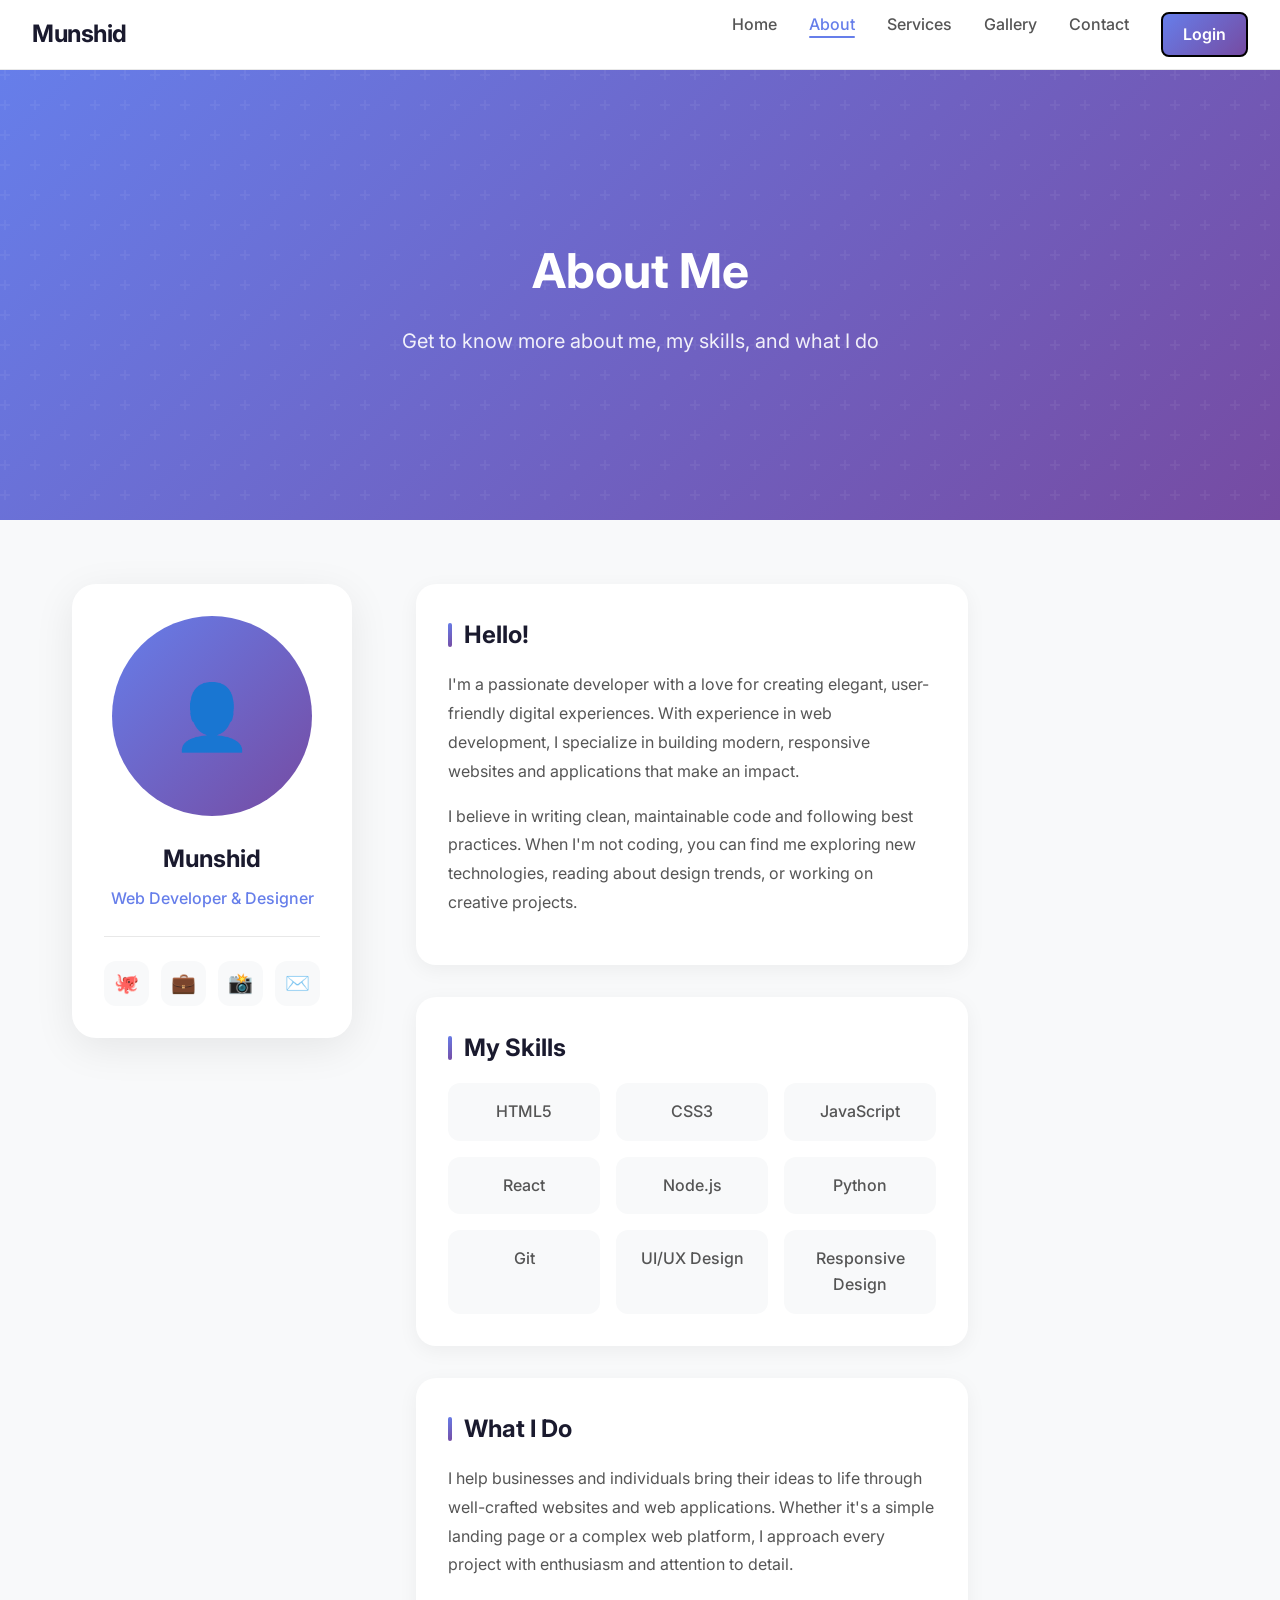
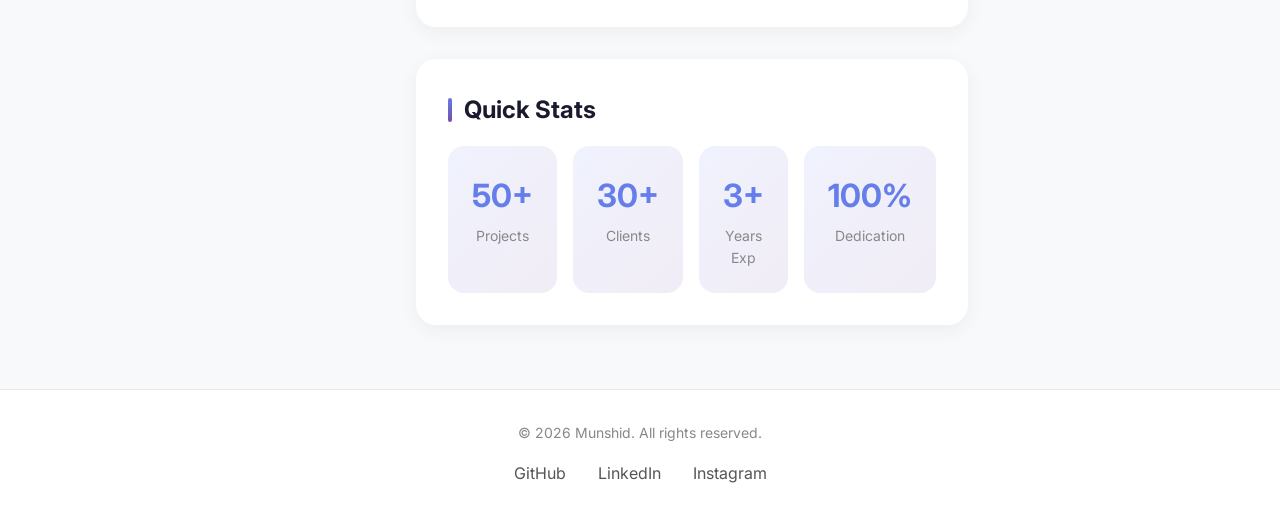
<file: about.html>
<!DOCTYPE html>
<html lang="en">
<head>
  <meta charset="UTF-8">
  <meta name="viewport" content="width=device-width, initial-scale=1.0">
  <title>About | Munshid</title>
  <link rel="stylesheet" href="css/style.css">
  <link href="https://fonts.googleapis.com/css2?family=Inter:wght@300;400;500;600;700;800&display=swap" rel="stylesheet">
  <style>
    * {
      margin: 0;
      padding: 0;
      box-sizing: border-box;
    }

    body {
      font-family: 'Inter', sans-serif;
      background: #f8f9fa;
      overflow-x: hidden;
    }

    /* Navigation */
    .nav {
      position: fixed;
      top: 0;
      left: 0;
      right: 0;
      height: 70px;
      background: rgba(255, 255, 255, 0.98);
      backdrop-filter: blur(10px);
      border-bottom: 1px solid #e8e8e8;
      z-index: 1000;
      display: flex;
      align-items: center;
      justify-content: space-between;
      padding: 0 2rem;
      transition: all 0.3s ease;
    }

    .nav-logo {
      font-size: 1.5rem;
      font-weight: 700;
      color: #1a1a2e;
      text-decoration: none;
    }

    .nav-toggle {
      display: none;
      flex-direction: column;
      gap: 5px;
      cursor: pointer;
      padding: 10px;
      z-index: 1001;
    }

    .nav-toggle span {
      width: 25px;
      height: 3px;
      background: #1a1a2e;
      border-radius: 2px;
      transition: all 0.3s ease;
    }

    .nav-links {
      display: flex;
      gap: 2rem;
      list-style: none;
    }

    .nav-links a {
      color: #555;
      text-decoration: none;
      font-weight: 500;
      transition: color 0.3s ease;
      position: relative;
    }

    .nav-links a:hover,
    .nav-links a.active {
      color: #667eea;
    }

    .nav-links a.active::after {
      content: '';
      position: absolute;
      bottom: -4px;
      left: 0;
      right: 0;
      height: 2px;
      background: #667eea;
      border-radius: 2px;
    }

    .nav-links .btn {
      background: linear-gradient(135deg, #667eea 0%, #764ba2 100%);
      color: white;
      padding: 0.5rem 1.25rem;
      border-radius: 8px;
      text-decoration: none;
      font-weight: 600;
    }

    /* Mobile Nav */
    @media (max-width: 768px) {
      .nav-toggle {
        display: flex;
      }

      .nav-toggle.active span:nth-child(1) {
        transform: rotate(45deg) translate(5px, 5px);
      }

      .nav-toggle.active span:nth-child(2) {
        opacity: 0;
      }

      .nav-toggle.active span:nth-child(3) {
        transform: rotate(-45deg) translate(7px, -6px);
      }

      .nav-links {
        position: fixed;
        top: 0;
        left: 0;
        right: 0;
        bottom: 0;
        background: rgba(255, 255, 255, 0.98);
        flex-direction: column;
        justify-content: center;
        align-items: center;
        gap: 2rem;
        opacity: 0;
        visibility: hidden;
        transition: all 0.3s ease;
        z-index: 1000;
      }

      .nav-links.active {
        opacity: 1;
        visibility: visible;
      }

      .nav-links a {
        font-size: 1.5rem;
      }
    }

    /* Hero Section */
    .about-hero {
      min-height: 50vh;
      display: flex;
      align-items: center;
      justify-content: center;
      text-align: center;
      padding: 2rem;
      background: linear-gradient(135deg, #667eea 0%, #764ba2 100%);
      position: relative;
      overflow: hidden;
      margin-top: 70px;
    }

    .about-hero::before {
      content: '';
      position: absolute;
      width: 100%;
      height: 100%;
      background: url("data:image/svg+xml,%3Csvg width='60' height='60' viewBox='0 0 60 60' xmlns='http://www.w3.org/2000/svg'%3E%3Cg fill='none' fill-rule='evenodd'%3E%3Cg fill='%23ffffff' fill-opacity='0.05'%3E%3Cpath d='M36 34v-4h-2v4h-4v2h4v4h2v-4h4v-2h-4zm0-30V0h-2v4h-4v2h4v4h2V6h4V4h-4zM6 34v-4H4v4H0v2h4v4h2v-4h4v-2H6zM6 4V0H4v4H0v2h4v4h2V6h4V4H6z'/%3E%3C/g%3E%3C/g%3E%3C/svg%3E");
    }

    .about-hero-content {
      position: relative;
      z-index: 1;
      animation: fadeInUp 0.8s ease-out;
    }

    .about-hero h1 {
      font-size: clamp(2rem, 5vw, 3rem);
      font-weight: 700;
      color: white;
      margin-bottom: 1rem;
    }

    .about-hero p {
      font-size: 1.25rem;
      color: rgba(255,255,255,0.9);
      max-width: 500px;
      margin: 0 auto;
    }

    @keyframes fadeInUp {
      from {
        opacity: 0;
        transform: translateY(30px);
      }
      to {
        opacity: 1;
        transform: translateY(0);
      }
    }

    /* About Content */
    .about-content {
      max-width: 1200px;
      margin: 0 auto;
      padding: 4rem 2rem;
    }

    .about-grid {
      display: grid;
      grid-template-columns: 1fr 1.5fr;
      gap: 4rem;
      align-items: start;
    }

    /* Profile Card */
    .profile-card {
      background: white;
      border-radius: 24px;
      padding: 2rem;
      text-align: center;
      box-shadow: 0 10px 40px rgba(0,0,0,0.08);
      position: sticky;
      top: 100px;
    }

    .profile-image {
      width: 200px;
      height: 200px;
      background: linear-gradient(135deg, #667eea 0%, #764ba2 100%);
      border-radius: 50%;
      margin: 0 auto 1.5rem;
      display: flex;
      align-items: center;
      justify-content: center;
      font-size: 4rem;
    }

    .profile-name {
      font-size: 1.5rem;
      font-weight: 700;
      color: #1a1a2e;
      margin-bottom: 0.5rem;
    }

    .profile-role {
      color: #667eea;
      font-weight: 500;
      margin-bottom: 1.5rem;
    }

    .profile-social {
      display: flex;
      gap: 0.75rem;
      justify-content: center;
      padding-top: 1.5rem;
      border-top: 1px solid #e8e8e8;
    }

    .profile-social a {
      width: 45px;
      height: 45px;
      background: #f8f9fa;
      border-radius: 12px;
      display: flex;
      align-items: center;
      justify-content: center;
      text-decoration: none;
      font-size: 1.25rem;
      transition: all 0.3s ease;
    }

    .profile-social a:hover {
      background: linear-gradient(135deg, #667eea 0%, #764ba2 100%);
      transform: translateY(-3px);
    }

    /* About Text */
    .about-text {
      display: flex;
      flex-direction: column;
      gap: 2rem;
    }

    .about-section {
      background: white;
      border-radius: 20px;
      padding: 2rem;
      box-shadow: 0 5px 20px rgba(0,0,0,0.05);
    }

    .about-section h2 {
      font-size: 1.5rem;
      font-weight: 700;
      color: #1a1a2e;
      margin-bottom: 1rem;
      display: flex;
      align-items: center;
      gap: 0.75rem;
    }

    .about-section h2::before {
      content: '';
      width: 4px;
      height: 24px;
      background: linear-gradient(135deg, #667eea 0%, #764ba2 100%);
      border-radius: 2px;
    }

    .about-section p {
      color: #555;
      line-height: 1.8;
    }

    /* Skills */
    .skills-grid {
      display: grid;
      grid-template-columns: repeat(3, 1fr);
      gap: 1rem;
    }

    .skill-item {
      background: #f8f9fa;
      padding: 1rem;
      border-radius: 12px;
      text-align: center;
      font-weight: 500;
      color: #555;
      transition: all 0.3s ease;
    }

    .skill-item:hover {
      background: linear-gradient(135deg, #667eea 0%, #764ba2 100%);
      color: white;
      transform: translateY(-3px);
    }

    /* Stats */
    .stats-grid {
      display: grid;
      grid-template-columns: repeat(4, 1fr);
      gap: 1rem;
    }

    .stat-item {
      text-align: center;
      padding: 1.5rem;
      background: linear-gradient(135deg, rgba(102, 126, 234, 0.1) 0%, rgba(118, 75, 162, 0.1) 100%);
      border-radius: 16px;
    }

    .stat-number {
      font-size: 2rem;
      font-weight: 700;
      color: #667eea;
    }

    .stat-label {
      font-size: 0.875rem;
      color: #888;
      margin-top: 0.25rem;
    }

    /* Footer */
    .footer {
      background: white;
      padding: 2rem;
      text-align: center;
      border-top: 1px solid #e8e8e8;
    }

    .footer-text {
      color: #888;
      font-size: 0.875rem;
    }

    .footer-links {
      display: flex;
      gap: 2rem;
      justify-content: center;
      margin-top: 1rem;
    }

    .footer-links a {
      color: #555;
      text-decoration: none;
      transition: color 0.3s ease;
    }

    .footer-links a:hover {
      color: #667eea;
    }

    /* Mobile Styles */
    @media (max-width: 968px) {
      .about-grid {
        grid-template-columns: 1fr;
        gap: 2rem;
      }

      .profile-card {
        position: static;
        max-width: 400px;
        margin: 0 auto;
      }

      .stats-grid {
        grid-template-columns: repeat(2, 1fr);
      }
    }

    @media (max-width: 768px) {
      .about-hero {
        min-height: 40vh;
        margin-top: 70px;
        padding: 1.5rem;
      }

      .about-hero h1 {
        font-size: 1.75rem;
      }

      .about-hero p {
        font-size: 1rem;
      }

      .about-content {
        padding: 2rem 1rem;
      }

      .profile-card {
        padding: 1.5rem;
      }

      .profile-image {
        width: 150px;
        height: 150px;
        font-size: 3rem;
      }

      .profile-name {
        font-size: 1.25rem;
      }

      .about-section {
        padding: 1.5rem;
      }

      .about-section h2 {
        font-size: 1.25rem;
      }

      .skills-grid {
        grid-template-columns: repeat(2, 1fr);
        gap: 0.75rem;
      }

      .skill-item {
        padding: 0.75rem;
        font-size: 0.9rem;
      }

      .stats-grid {
        grid-template-columns: repeat(2, 1fr);
        gap: 0.75rem;
      }

      .stat-item {
        padding: 1rem;
      }

      .stat-number {
        font-size: 1.5rem;
      }

      .stat-label {
        font-size: 0.75rem;
      }

      .footer {
        padding: 1.5rem 1rem;
      }

      .footer-links {
        gap: 1rem;
      }
    }

    @media (max-width: 400px) {
      .nav {
        padding: 0 1rem;
      }

      .skills-grid {
        grid-template-columns: 1fr 1fr;
      }

      .stats-grid {
        grid-template-columns: 1fr 1fr;
      }
    }
  </style>
</head>
<body>
  <!-- Navigation -->
  <nav class="nav">
    <a href="index.html" class="nav-logo">Munshid</a>
    <div class="nav-toggle" onclick="this.classList.toggle('active'); document.querySelector('.nav-links').classList.toggle('active')">
      <span></span>
      <span></span>
      <span></span>
    </div>
    <ul class="nav-links">
      <li><a href="index.html">Home</a></li>
      <li><a href="about.html" class="active">About</a></li>
      <li><a href="services.html">Services</a></li>
      <li><a href="gallery.html">Gallery</a></li>
      <li><a href="contact.html">Contact</a></li>
      <li><a href="login.html" class="btn">Login</a></li>
    </ul>
  </nav>

  <!-- Hero Section -->
  <section class="about-hero">
    <div class="about-hero-content">
      <h1>About Me</h1>
      <p>Get to know more about me, my skills, and what I do</p>
    </div>
  </section>

  <!-- About Content -->
  <main class="about-content">
    <div class="about-grid">
      <!-- Profile Card -->
      <div class="profile-card">
        <div class="profile-image">👤</div>
        <h3 class="profile-name">Munshid</h3>
        <p class="profile-role">Web Developer & Designer</p>
        <div class="profile-social">
          <a href="https://github.com" target="_blank">🐙</a>
          <a href="https://linkedin.com" target="_blank">💼</a>
          <a href="https://instagram.com/munshid_k_" target="_blank">📸</a>
          <a href="mailto:munshid.212@gmail.com">✉️</a>
        </div>
      </div>

      <!-- About Text -->
      <div class="about-text">
        <div class="about-section">
          <h2>Hello!</h2>
          <p>
            I'm a passionate developer with a love for creating elegant, user-friendly digital experiences. 
            With experience in web development, I specialize in building modern, responsive websites 
            and applications that make an impact.
          </p>
          <p style="margin-top: 1rem;">
            I believe in writing clean, maintainable code and following best practices. When I'm not coding, 
            you can find me exploring new technologies, reading about design trends, or working on creative projects.
          </p>
        </div>

        <div class="about-section">
          <h2>My Skills</h2>
          <div class="skills-grid">
            <div class="skill-item">HTML5</div>
            <div class="skill-item">CSS3</div>
            <div class="skill-item">JavaScript</div>
            <div class="skill-item">React</div>
            <div class="skill-item">Node.js</div>
            <div class="skill-item">Python</div>
            <div class="skill-item">Git</div>
            <div class="skill-item">UI/UX Design</div>
            <div class="skill-item">Responsive Design</div>
          </div>
        </div>

        <div class="about-section">
          <h2>What I Do</h2>
          <p>
            I help businesses and individuals bring their ideas to life through well-crafted websites 
            and web applications. Whether it's a simple landing page or a complex web platform, 
            I approach every project with enthusiasm and attention to detail.
          </p>
        </div>

        <div class="about-section">
          <h2>Quick Stats</h2>
          <div class="stats-grid">
            <div class="stat-item">
              <div class="stat-number">50+</div>
              <div class="stat-label">Projects</div>
            </div>
            <div class="stat-item">
              <div class="stat-number">30+</div>
              <div class="stat-label">Clients</div>
            </div>
            <div class="stat-item">
              <div class="stat-number">3+</div>
              <div class="stat-label">Years Exp</div>
            </div>
            <div class="stat-item">
              <div class="stat-number">100%</div>
              <div class="stat-label">Dedication</div>
            </div>
          </div>
        </div>
      </div>
    </div>
  </main>

  <!-- Footer -->
  <footer class="footer">
    <p class="footer-text">&copy; 2026 Munshid. All rights reserved.</p>
    <div class="footer-links">
      <a href="https://github.com" target="_blank">GitHub</a>
      <a href="https://linkedin.com" target="_blank">LinkedIn</a>
      <a href="https://instagram.com/munshid_k_" target="_blank">Instagram</a>
    </div>
  </footer>
</body>
</html>
</file>
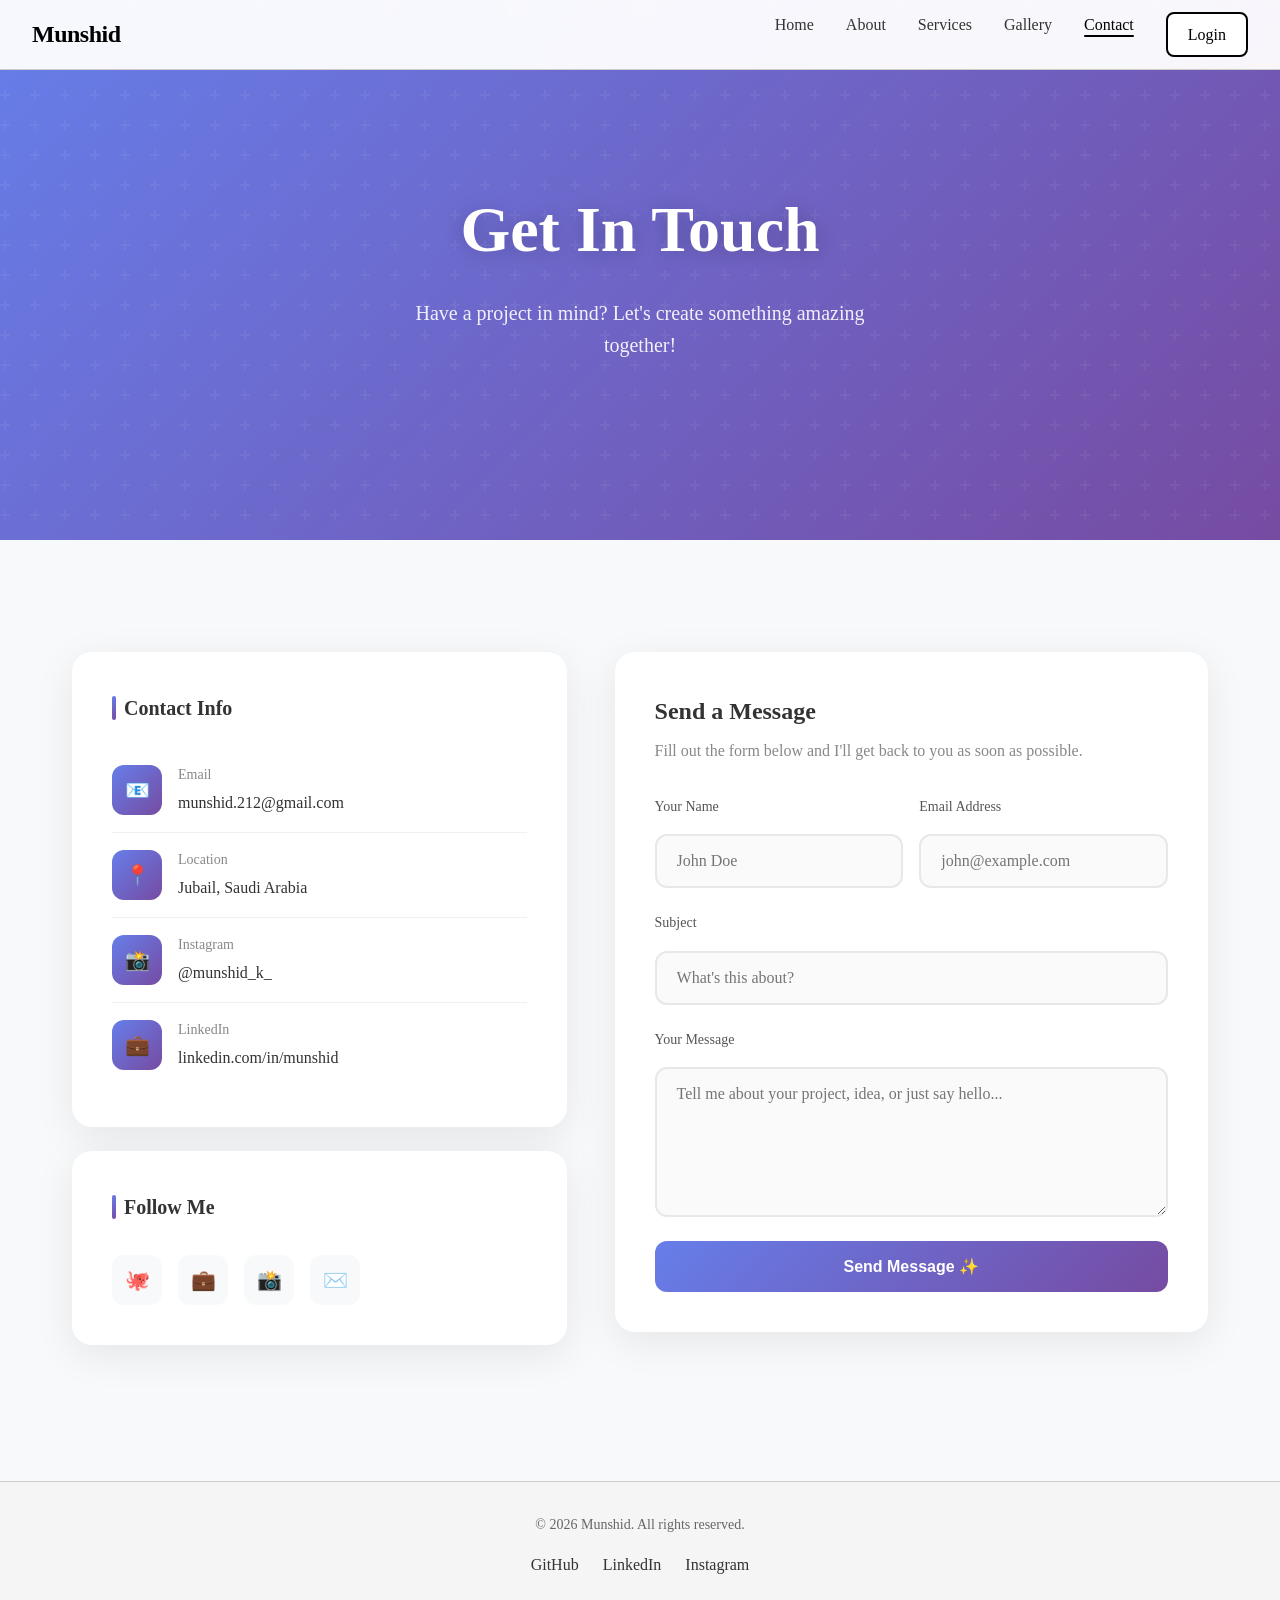
<file: contact.html>
<!DOCTYPE html>
<html lang="en">
<head>
  <meta charset="UTF-8">
  <meta name="viewport" content="width=device-width, initial-scale=1.0">
  <title>Contact | Munshid</title>
  <link rel="stylesheet" href="css/style.css">
  <link href="https://fonts.googleapis.com/css2?family=Inter:wght@300;400;500;600;700&display=swap" rel="stylesheet">
  <style>
    /* Contact Page Specific Styles */
    .contact-hero {
      min-height: 60vh;
      display: flex;
      align-items: center;
      justify-content: center;
      text-align: center;
      padding: 2rem;
      background: linear-gradient(135deg, #667eea 0%, #764ba2 100%);
      position: relative;
      overflow: hidden;
    }

    .contact-hero::before {
      content: '';
      position: absolute;
      width: 100%;
      height: 100%;
      background: url("data:image/svg+xml,%3Csvg width='60' height='60' viewBox='0 0 60 60' xmlns='http://www.w3.org/2000/svg'%3E%3Cg fill='none' fill-rule='evenodd'%3E%3Cg fill='%23ffffff' fill-opacity='0.05'%3E%3Cpath d='M36 34v-4h-2v4h-4v2h4v4h2v-4h4v-2h-4zm0-30V0h-2v4h-4v2h4v4h2V6h4V4h-4zM6 34v-4H4v4H0v2h4v4h2v-4h4v-2H6zM6 4V0H4v4H0v2h4v4h2V6h4V4H6z'/%3E%3C/g%3E%3C/g%3E%3C/svg%3E");
      animation: float 20s linear infinite;
    }

    @keyframes float {
      0% { transform: translateX(0); }
      100% { transform: translateX(60px); }
    }

    .contact-hero-content {
      position: relative;
      z-index: 1;
      animation: fadeInUp 0.8s ease-out;
    }

    .contact-hero h1 {
      font-size: clamp(2.5rem, 6vw, 4rem);
      font-weight: 700;
      color: white;
      margin-bottom: 1rem;
      text-shadow: 0 2px 20px rgba(0,0,0,0.2);
    }

    .contact-hero p {
      font-size: 1.25rem;
      color: rgba(255,255,255,0.9);
      max-width: 500px;
      margin: 0 auto;
    }

    .contact-wrapper {
      display: grid;
      grid-template-columns: 1fr 1.2fr;
      gap: 3rem;
      padding: 4rem 0;
    }

    .contact-info-section {
      animation: slideInLeft 0.8s ease-out;
    }

    .contact-info-card {
      background: white;
      border-radius: 20px;
      padding: 2.5rem;
      box-shadow: 0 10px 40px rgba(0,0,0,0.08);
      margin-bottom: 1.5rem;
    }

    .contact-info-card h3 {
      font-size: 1.25rem;
      font-weight: 600;
      color: #333;
      margin-bottom: 1.5rem;
      display: flex;
      align-items: center;
      gap: 0.5rem;
    }

    .contact-info-card h3::before {
      content: '';
      width: 4px;
      height: 24px;
      background: linear-gradient(135deg, #667eea 0%, #764ba2 100%);
      border-radius: 2px;
    }

    .contact-detail {
      display: flex;
      align-items: center;
      gap: 1rem;
      padding: 1rem 0;
      border-bottom: 1px solid #f0f0f0;
      transition: all 0.3s ease;
    }

    .contact-detail:last-child {
      border-bottom: none;
    }

    .contact-detail:hover {
      transform: translateX(10px);
    }

    .detail-icon {
      width: 50px;
      height: 50px;
      background: linear-gradient(135deg, #667eea 0%, #764ba2 100%);
      border-radius: 12px;
      display: flex;
      align-items: center;
      justify-content: center;
      font-size: 1.25rem;
      flex-shrink: 0;
    }

    .detail-text {
      flex: 1;
    }

    .detail-label {
      font-size: 0.875rem;
      color: #888;
      margin-bottom: 0.25rem;
    }

    .detail-value {
      font-size: 1rem;
      color: #333;
      font-weight: 500;
    }

    .detail-value a {
      color: #333;
      text-decoration: none;
      transition: color 0.3s ease;
    }

    .detail-value a:hover {
      color: #667eea;
    }

    .social-links {
      display: flex;
      gap: 1rem;
      margin-top: 2rem;
    }

    .social-link {
      width: 50px;
      height: 50px;
      background: #f8f9fa;
      border-radius: 12px;
      display: flex;
      align-items: center;
      justify-content: center;
      text-decoration: none;
      font-size: 1.25rem;
      transition: all 0.3s ease;
    }

    .social-link:hover {
      background: linear-gradient(135deg, #667eea 0%, #764ba2 100%);
      transform: translateY(-5px);
      box-shadow: 0 10px 20px rgba(102, 126, 234, 0.3);
    }

    .contact-form-section {
      animation: slideInRight 0.8s ease-out;
    }

    .contact-form-card {
      background: white;
      border-radius: 20px;
      padding: 2.5rem;
      box-shadow: 0 10px 40px rgba(0,0,0,0.08);
    }

    .contact-form-card h3 {
      font-size: 1.5rem;
      font-weight: 600;
      color: #333;
      margin-bottom: 0.5rem;
    }

    .contact-form-card > p {
      color: #888;
      margin-bottom: 2rem;
    }

    .form-row {
      display: grid;
      grid-template-columns: 1fr 1fr;
      gap: 1rem;
    }

    .form-group {
      margin-bottom: 1.5rem;
    }

    .form-group label {
      display: block;
      font-size: 0.875rem;
      font-weight: 500;
      color: #555;
      margin-bottom: 0.5rem;
    }

    .form-group input,
    .form-group textarea {
      width: 100%;
      padding: 1rem 1.25rem;
      border: 2px solid #e8e8e8;
      border-radius: 12px;
      font-size: 1rem;
      font-family: inherit;
      transition: all 0.3s ease;
      background: #fafafa;
    }

    .form-group input:focus,
    .form-group textarea:focus {
      outline: none;
      border-color: #667eea;
      background: white;
      box-shadow: 0 0 0 4px rgba(102, 126, 234, 0.1);
    }

    .form-group textarea {
      min-height: 150px;
      resize: vertical;
    }

    .submit-btn {
      width: 100%;
      padding: 1rem 2rem;
      background: linear-gradient(135deg, #667eea 0%, #764ba2 100%);
      color: white;
      border: none;
      border-radius: 12px;
      font-size: 1rem;
      font-weight: 600;
      cursor: pointer;
      transition: all 0.3s ease;
      position: relative;
      overflow: hidden;
    }

    .submit-btn:hover {
      transform: translateY(-2px);
      box-shadow: 0 10px 30px rgba(102, 126, 234, 0.4);
    }

    .submit-btn::before {
      content: '';
      position: absolute;
      top: 0;
      left: -100%;
      width: 100%;
      height: 100%;
      background: linear-gradient(90deg, transparent, rgba(255,255,255,0.2), transparent);
      transition: left 0.5s ease;
    }

    .submit-btn:hover::before {
      left: 100%;
    }

    @keyframes fadeInUp {
      from {
        opacity: 0;
        transform: translateY(30px);
      }
      to {
        opacity: 1;
        transform: translateY(0);
      }
    }

    @keyframes slideInLeft {
      from {
        opacity: 0;
        transform: translateX(-30px);
      }
      to {
        opacity: 1;
        transform: translateX(0);
      }
    }

    @keyframes slideInRight {
      from {
        opacity: 0;
        transform: translateX(30px);
      }
      to {
        opacity: 1;
        transform: translateX(0);
      }
    }

    /* Floating particles */
    .particles {
      position: absolute;
      width: 100%;
      height: 100%;
      overflow: hidden;
      top: 0;
      left: 0;
    }

    .particle {
      position: absolute;
      width: 10px;
      height: 10px;
      background: rgba(255,255,255,0.3);
      border-radius: 50%;
      animation: rise 4s infinite ease-in;
    }

    .particle:nth-child(1) { left: 10%; animation-delay: 0s; }
    .particle:nth-child(2) { left: 20%; animation-delay: 1s; }
    .particle:nth-child(3) { left: 30%; animation-delay: 2s; }
    .particle:nth-child(4) { left: 40%; animation-delay: 0.5s; }
    .particle:nth-child(5) { left: 50%; animation-delay: 1.5s; }
    .particle:nth-child(6) { left: 60%; animation-delay: 2.5s; }
    .particle:nth-child(7) { left: 70%; animation-delay: 0.8s; }
    .particle:nth-child(8) { left: 80%; animation-delay: 1.8s; }
    .particle:nth-child(9) { left: 90%; animation-delay: 3s; }

    @keyframes rise {
      0% {
        bottom: -10px;
        opacity: 0;
      }
      50% {
        opacity: 1;
      }
      100% {
        bottom: 100%;
        opacity: 0;
      }
    }

    @media (max-width: 968px) {
      .contact-wrapper {
        grid-template-columns: 1fr;
        gap: 2rem;
      }

      .form-row {
        grid-template-columns: 1fr;
      }
    }

    @media (max-width: 768px) {
      .contact-hero {
        min-height: 50vh;
        padding: 1.5rem;
      }

      .contact-hero h1 {
        font-size: 2rem;
      }

      .contact-hero p {
        font-size: 1rem;
      }

      .contact-wrapper {
        padding: 1.5rem 1rem;
      }

      .contact-info-card,
      .contact-form-card {
        padding: 1.25rem;
        border-radius: 16px;
      }

      .contact-info-card h3 {
        font-size: 1.1rem;
      }

      .contact-detail {
        padding: 0.75rem 0;
      }

      .detail-icon {
        width: 45px;
        height: 45px;
        font-size: 1.1rem;
        border-radius: 10px;
      }

      .detail-value {
        font-size: 0.9rem;
      }

      .social-links {
        gap: 0.75rem;
      }

      .social-link {
        width: 45px;
        height: 45px;
        font-size: 1.1rem;
      }

      .contact-form-card h3 {
        font-size: 1.25rem;
      }

      .form-group {
        margin-bottom: 1rem;
      }

      .form-group input,
      .form-group textarea {
        padding: 0.875rem 1rem;
        font-size: 16px;
        border-radius: 10px;
      }

      .submit-btn {
        padding: 0.875rem 1.5rem;
        border-radius: 10px;
      }

      .footer {
        padding: 1.5rem 1rem;
      }
    }

    @media (max-width: 400px) {
      .contact-hero h1 {
        font-size: 1.75rem;
      }

      .form-row {
        gap: 0.75rem;
      }
    }
  </style>
</head>
<body>
  <!-- Navigation -->
  <nav class="nav">
    <a href="index.html" class="nav-logo">Munshid</a>
    <div class="nav-toggle" onclick="this.classList.toggle('active'); document.querySelector('.nav-links').classList.toggle('active')">
      <span></span>
      <span></span>
      <span></span>
    </div>
    <ul class="nav-links">
      <li><a href="index.html">Home</a></li>
      <li><a href="about.html">About</a></li>
      <li><a href="services.html">Services</a></li>
      <li><a href="gallery.html">Gallery</a></li>
      <li><a href="contact.html" class="active">Contact</a></li>
      <li><a href="login.html" class="btn btn-primary" style="padding: 0.5rem 1.25rem; border-radius: 8px;">Login</a></li>
    </ul>
  </nav>

  <!-- Main Content -->
  <main class="main" style="margin-top: 0;">
    <!-- Hero Section -->
    <section class="contact-hero">
      <div class="particles">
        <div class="particle"></div>
        <div class="particle"></div>
        <div class="particle"></div>
        <div class="particle"></div>
        <div class="particle"></div>
        <div class="particle"></div>
        <div class="particle"></div>
        <div class="particle"></div>
        <div class="particle"></div>
      </div>
      <div class="contact-hero-content">
        <h1>Get In Touch</h1>
        <p>Have a project in mind? Let's create something amazing together!</p>
      </div>
    </section>

    <!-- Contact Content -->
    <section class="section" style="background: #f8f9fa;">
      <div class="container">
        <div class="contact-wrapper">
          <!-- Contact Info -->
          <div class="contact-info-section">
            <div class="contact-info-card">
              <h3>Contact Info</h3>
              
              <div class="contact-detail">
                <div class="detail-icon">📧</div>
                <div class="detail-text">
                  <div class="detail-label">Email</div>
                  <div class="detail-value">
                    <a href="mailto:munshid.212@gmail.com">munshid.212@gmail.com</a>
                  </div>
                </div>
              </div>

              <div class="contact-detail">
                <div class="detail-icon">📍</div>
                <div class="detail-text">
                  <div class="detail-label">Location</div>
                  <div class="detail-value">Jubail, Saudi Arabia</div>
                </div>
              </div>

              <div class="contact-detail">
                <div class="detail-icon">📸</div>
                <div class="detail-text">
                  <div class="detail-label">Instagram</div>
                  <div class="detail-value">
                    <a href="https://instagram.com/munshid_k_" target="_blank">@munshid_k_</a>
                  </div>
                </div>
              </div>

              <div class="contact-detail">
                <div class="detail-icon">💼</div>
                <div class="detail-text">
                  <div class="detail-label">LinkedIn</div>
                  <div class="detail-value">
                    <a href="https://linkedin.com" target="_blank">linkedin.com/in/munshid</a>
                  </div>
                </div>
              </div>
            </div>

            <div class="contact-info-card">
              <h3>Follow Me</h3>
              <div class="social-links">
                <a href="https://github.com" target="_blank" class="social-link" title="GitHub">🐙</a>
                <a href="https://linkedin.com" target="_blank" class="social-link" title="LinkedIn">💼</a>
                <a href="https://instagram.com/munshid_k_" target="_blank" class="social-link" title="Instagram">📸</a>
                <a href="mailto:munshid.212@gmail.com" class="social-link" title="Email">✉️</a>
              </div>
            </div>
          </div>

          <!-- Contact Form -->
          <div class="contact-form-section">
            <div class="contact-form-card">
              <h3>Send a Message</h3>
              <p>Fill out the form below and I'll get back to you as soon as possible.</p>
              
              <form action="#" method="POST">
                <div class="form-row">
                  <div class="form-group">
                    <label for="name">Your Name</label>
                    <input type="text" id="name" name="name" placeholder="John Doe" required>
                  </div>
                  <div class="form-group">
                    <label for="email">Email Address</label>
                    <input type="email" id="email" name="email" placeholder="john@example.com" required>
                  </div>
                </div>

                <div class="form-group">
                  <label for="subject">Subject</label>
                  <input type="text" id="subject" name="subject" placeholder="What's this about?" required>
                </div>

                <div class="form-group">
                  <label for="message">Your Message</label>
                  <textarea id="message" name="message" placeholder="Tell me about your project, idea, or just say hello..." required></textarea>
                </div>

                <button type="submit" class="submit-btn">
                  Send Message ✨
                </button>
              </form>
            </div>
          </div>
        </div>
      </div>
    </section>
  </main>

  <!-- Footer -->
  <footer class="footer">
    <p class="footer-text">&copy; 2026 Munshid. All rights reserved.</p>
    <div class="footer-links">
      <a href="https://github.com" target="_blank">GitHub</a>
      <a href="https://linkedin.com" target="_blank">LinkedIn</a>
      <a href="https://instagram.com/munshid_k_" target="_blank">Instagram</a>
    </div>
  </footer>
</body>
</html>
</file>
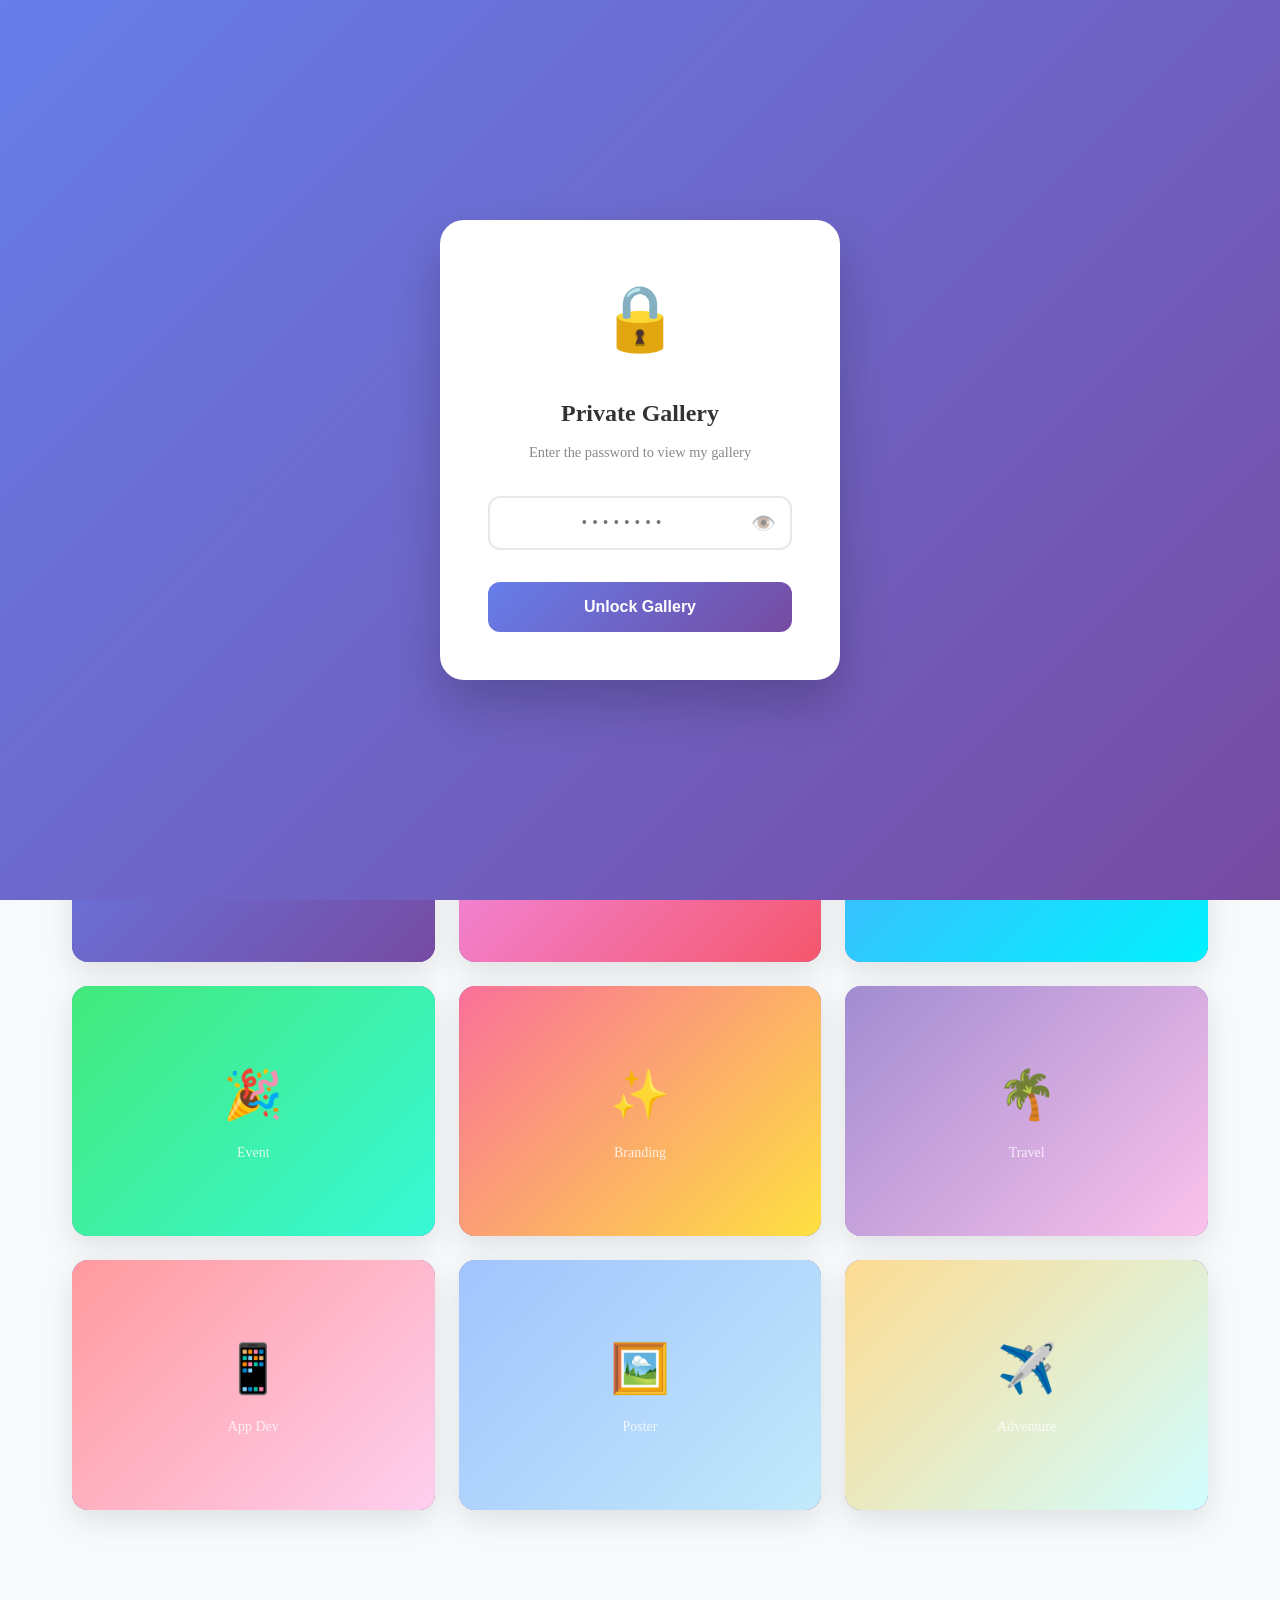
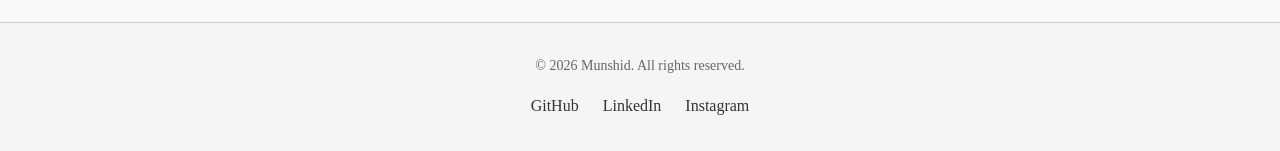
<file: gallery.html>
<!DOCTYPE html>
<html lang="en">
<head>
  <meta charset="UTF-8">
  <meta name="viewport" content="width=device-width, initial-scale=1.0">
  <title>Gallery | Munshid</title>
  <link rel="stylesheet" href="css/style.css">
  <link href="https://fonts.googleapis.com/css2?family=Inter:wght@300;400;500;600;700&display=swap" rel="stylesheet">
  <style>
    /* Gallery Page Specific Styles */
    .gallery-hero {
      min-height: 60vh;
      display: flex;
      align-items: center;
      justify-content: center;
      text-align: center;
      padding: 2rem;
      background: linear-gradient(135deg, #f093fb 0%, #f5576c 100%);
      position: relative;
      overflow: hidden;
    }

    .gallery-hero::before {
      content: '';
      position: absolute;
      width: 100%;
      height: 100%;
      background: url("data:image/svg+xml,%3Csvg width='100' height='100' viewBox='0 0 100 100' xmlns='http://www.w3.org/2000/svg'%3E%3Cpath d='M11 18c3.866 0 7-3.134 7-7s-3.134-7-7-7-7 3.134-7 7 3.134 7 7 7zm48 25c3.866 0 7-3.134 7-7s-3.134-7-7-7-7 3.134-7 7 3.134 7 7 7zm-43-7c1.657 0 3-1.343 3-3s-1.343-3-3-3-3 1.343-3 3 1.343 3 3 3zm63 31c1.657 0 3-1.343 3-3s-1.343-3-3-3-3 1.343-3 3 1.343 3 3 3zM34 90c1.657 0 3-1.343 3-3s-1.343-3-3-3-3 1.343-3 3 1.343 3 3 3zm56-76c1.657 0 3-1.343 3-3s-1.343-3-3-3-3 1.343-3 3 1.343 3 3 3zM12 86c2.21 0 4-1.79 4-4s-1.79-4-4-4-4 1.79-4 4 1.79 4 4 4zm28-65c2.21 0 4-1.79 4-4s-1.79-4-4-4-4 1.79-4 4 1.79 4 4 4zm23-11c2.76 0 5-2.24 5-5s-2.24-5-5-5-5 2.24-5 5 2.24 5 5 5zm-6 60c2.21 0 4-1.79 4-4s-1.79-4-4-4-4 1.79-4 4 1.79 4 4 4zm29 22c2.76 0 5-2.24 5-5s-2.24-5-5-5-5 2.24-5 5 2.24 5 5 5zM32 63c2.76 0 5-2.24 5-5s-2.24-5-5-5-5 2.24-5 5 2.24 5 5 5zm57-13c2.76 0 5-2.24 5-5s-2.24-5-5-5-5 2.24-5 5 2.24 5 5 5zm-9-21c1.105 0 2-.895 2-2s-.895-2-2-2-2 .895-2 2 .895 2 2 2zM60 91c1.105 0 2-.895 2-2s-.895-2-2-2-2 .895-2 2 .895 2 2 2zM35 41c1.105 0 2-.895 2-2s-.895-2-2-2-2 .895-2 2 .895 2 2 2z' fill='%23ffffff' fill-opacity='0.05' fill-rule='evenodd'/%3E%3C/svg%3E");
      animation: float 15s linear infinite;
    }

    @keyframes float {
      0% { transform: translateX(0); }
      100% { transform: translateX(100px); }
    }

    .gallery-hero-content {
      position: relative;
      z-index: 1;
      animation: fadeInUp 0.8s ease-out;
    }

    .gallery-hero h1 {
      font-size: clamp(2.5rem, 6vw, 4rem);
      font-weight: 700;
      color: white;
      margin-bottom: 1rem;
      text-shadow: 0 2px 20px rgba(0,0,0,0.2);
    }

    .gallery-hero p {
      font-size: 1.25rem;
      color: rgba(255,255,255,0.9);
      max-width: 500px;
      margin: 0 auto;
    }

    /* Gallery Filter */
    .gallery-filter {
      display: flex;
      justify-content: center;
      gap: 1rem;
      margin: 3rem 0 2rem;
      flex-wrap: wrap;
      animation: fadeIn 0.5s ease-out;
    }

    .filter-btn {
      padding: 0.75rem 1.5rem;
      background: white;
      border: 2px solid #e8e8e8;
      border-radius: 50px;
      font-size: 0.875rem;
      font-weight: 500;
      cursor: pointer;
      transition: all 0.3s ease;
      color: #555;
    }

    .filter-btn:hover {
      border-color: #f5576c;
      color: #f5576c;
      transform: translateY(-2px);
    }

    .filter-btn.active {
      background: linear-gradient(135deg, #f093fb 0%, #f5576c 100%);
      border-color: transparent;
      color: white;
    }

    /* Gallery Grid */
    .gallery-grid {
      display: grid;
      grid-template-columns: repeat(auto-fill, minmax(300px, 1fr));
      gap: 1.5rem;
      padding-bottom: 4rem;
    }

    .gallery-item {
      position: relative;
      border-radius: 16px;
      overflow: hidden;
      background: linear-gradient(135deg, #667eea 0%, #764ba2 100%);
      box-shadow: 0 10px 30px rgba(0,0,0,0.1);
      cursor: pointer;
      transition: all 0.4s ease;
      animation: fadeInUp 0.6s ease-out;
    }

    .gallery-item:nth-child(1) { animation-delay: 0.1s; }
    .gallery-item:nth-child(2) { animation-delay: 0.15s; }
    .gallery-item:nth-child(3) { animation-delay: 0.2s; }
    .gallery-item:nth-child(4) { animation-delay: 0.25s; }
    .gallery-item:nth-child(5) { animation-delay: 0.3s; }
    .gallery-item:nth-child(6) { animation-delay: 0.35s; }
    .gallery-item:nth-child(7) { animation-delay: 0.4s; }
    .gallery-item:nth-child(8) { animation-delay: 0.45s; }
    .gallery-item:nth-child(9) { animation-delay: 0.5s; }

    .gallery-item:hover {
      transform: translateY(-10px);
      box-shadow: 0 20px 40px rgba(245, 87, 108, 0.3);
    }

    .gallery-item img {
      width: 100%;
      height: 250px;
      object-fit: cover;
      transition: transform 0.4s ease;
    }

    .gallery-item:hover img {
      transform: scale(1.1);
    }

    .gallery-overlay {
      position: absolute;
      bottom: 0;
      left: 0;
      right: 0;
      background: linear-gradient(transparent, rgba(0,0,0,0.8));
      padding: 2rem 1.5rem 1.5rem;
      transform: translateY(100%);
      transition: transform 0.4s ease;
    }

    .gallery-item:hover .gallery-overlay {
      transform: translateY(0);
    }

    .gallery-overlay h4 {
      color: white;
      font-size: 1.125rem;
      font-weight: 600;
      margin-bottom: 0.5rem;
    }

    .gallery-overlay p {
      color: rgba(255,255,255,0.8);
      font-size: 0.875rem;
    }

    .gallery-icon {
      position: absolute;
      top: 1rem;
      right: 1rem;
      width: 40px;
      height: 40px;
      background: rgba(255,255,255,0.9);
      border-radius: 50%;
      display: flex;
      align-items: center;
      justify-content: center;
      font-size: 1.25rem;
      opacity: 0;
      transform: scale(0);
      transition: all 0.3s ease;
    }

    .gallery-item:hover .gallery-icon {
      opacity: 1;
      transform: scale(1);
    }

    /* Placeholder images with icons */
    .gallery-placeholder {
      width: 100%;
      height: 250px;
      display: flex;
      flex-direction: column;
      align-items: center;
      justify-content: center;
      background: linear-gradient(135deg, #667eea 0%, #764ba2 100%);
      color: white;
    }

    .gallery-placeholder .placeholder-icon {
      font-size: 3rem;
      margin-bottom: 0.5rem;
    }

    .gallery-placeholder .placeholder-text {
      font-size: 0.875rem;
      opacity: 0.8;
    }

    /* Lightbox */
    .lightbox {
      display: none;
      position: fixed;
      top: 0;
      left: 0;
      width: 100%;
      height: 100%;
      background: rgba(0,0,0,0.95);
      z-index: 2000;
      align-items: center;
      justify-content: center;
      animation: fadeIn 0.3s ease;
    }

    .lightbox.active {
      display: flex;
    }

    .lightbox-content {
      max-width: 90%;
      max-height: 90%;
      border-radius: 12px;
      overflow: hidden;
      animation: zoomIn 0.3s ease;
    }

    .lightbox-close {
      position: absolute;
      top: 2rem;
      right: 2rem;
      width: 50px;
      height: 50px;
      background: rgba(255,255,255,0.1);
      border: none;
      border-radius: 50%;
      color: white;
      font-size: 1.5rem;
      cursor: pointer;
      transition: all 0.3s ease;
    }

    .lightbox-close:hover {
      background: rgba(255,255,255,0.2);
      transform: rotate(90deg);
    }

    @keyframes fadeIn {
      from { opacity: 0; }
      to { opacity: 1; }
    }

    @keyframes fadeInUp {
      from {
        opacity: 0;
        transform: translateY(30px);
      }
      to {
        opacity: 1;
        transform: translateY(0);
      }
    }

    @keyframes zoomIn {
      from {
        opacity: 0;
        transform: scale(0.9);
      }
      to {
        opacity: 1;
        transform: scale(1);
      }
    }

    /* Floating decorations */
    .floating-shapes {
      position: absolute;
      width: 100%;
      height: 100%;
      overflow: hidden;
      top: 0;
      left: 0;
    }

    .shape {
      position: absolute;
      border-radius: 50%;
      background: rgba(255,255,255,0.1);
      animation: floatShape 6s ease-in-out infinite;
    }

    .shape:nth-child(1) {
      width: 80px;
      height: 80px;
      top: 20%;
      left: 10%;
      animation-delay: 0s;
    }

    .shape:nth-child(2) {
      width: 60px;
      height: 60px;
      top: 60%;
      left: 80%;
      animation-delay: 1s;
    }

    .shape:nth-child(3) {
      width: 100px;
      height: 100px;
      top: 70%;
      left: 20%;
      animation-delay: 2s;
    }

    .shape:nth-child(4) {
      width: 40px;
      height: 40px;
      top: 30%;
      left: 85%;
      animation-delay: 0.5s;
    }

    @keyframes floatShape {
      0%, 100% {
        transform: translateY(0) rotate(0deg);
      }
      50% {
        transform: translateY(-20px) rotate(180deg);
      }
    }

    @media (max-width: 768px) {
      .gallery-hero {
        min-height: 50vh;
        padding: 1.5rem;
      }

      .gallery-hero h1 {
        font-size: 2rem;
      }

      .gallery-hero p {
        font-size: 1rem;
      }

      .gallery-filter {
        margin: 1.5rem 1rem 1rem;
        gap: 0.5rem;
      }

      .filter-btn {
        padding: 0.6rem 1rem;
        font-size: 0.8rem;
        border-radius: 50px;
      }

      .gallery-grid {
        grid-template-columns: repeat(auto-fill, minmax(280px, 1fr));
        gap: 1rem;
        padding-bottom: 2rem;
      }

      .gallery-item img,
      .gallery-placeholder {
        height: 200px;
      }

      .gallery-overlay {
        padding: 1.5rem 1rem 1rem;
      }

      .gallery-overlay h4 {
        font-size: 1rem;
      }

      .gallery-overlay p {
        font-size: 0.8rem;
      }

      .gallery-icon {
        width: 35px;
        height: 35px;
        font-size: 1rem;
        top: 0.75rem;
        right: 0.75rem;
      }

      .lightbox-close {
        top: 1rem;
        right: 1rem;
        width: 40px;
        height: 40px;
        font-size: 1.25rem;
      }

      .lightbox-content {
        max-width: 95%;
        max-height: 85%;
      }

      .footer {
        padding: 1.5rem 1rem;
      }
    }

    @media (max-width: 400px) {
      .gallery-hero h1 {
        font-size: 1.75rem;
      }

      .gallery-grid {
        grid-template-columns: 1fr;
      }

      .gallery-item img,
      .gallery-placeholder {
        height: 180px;
      }
    }

    /* Empty state */
    .empty-state {
      text-align: center;
      padding: 4rem 2rem;
      color: #888;
    }

    .empty-state-icon {
      font-size: 4rem;
      margin-bottom: 1rem;
    }

    .empty-state h3 {
      font-size: 1.5rem;
      color: #555;
      margin-bottom: 0.5rem;
    }

    .empty-state p {
      max-width: 400px;
      margin: 0 auto;
    }

    /* Password Lock Screen */
    .password-overlay {
      position: fixed;
      top: 0;
      left: 0;
      width: 100%;
      height: 100%;
      background: linear-gradient(135deg, #667eea 0%, #764ba2 100%);
      z-index: 3000;
      display: flex;
      align-items: center;
      justify-content: center;
      transition: opacity 0.5s ease, visibility 0.5s ease;
    }

    .password-overlay.unlocked {
      opacity: 0;
      visibility: hidden;
      pointer-events: none;
    }

    .password-card {
      background: white;
      border-radius: 24px;
      padding: 3rem;
      text-align: center;
      max-width: 400px;
      width: 90%;
      box-shadow: 0 25px 50px rgba(0,0,0,0.2);
      animation: slideUp 0.5s ease;
    }

    @keyframes slideUp {
      from {
        opacity: 0;
        transform: translateY(50px);
      }
      to {
        opacity: 1;
        transform: translateY(0);
      }
    }

    .lock-icon {
      font-size: 4rem;
      margin-bottom: 1.5rem;
      animation: pulse 2s ease-in-out infinite;
    }

    @keyframes pulse {
      0%, 100% { transform: scale(1); }
      50% { transform: scale(1.1); }
    }

    .password-card h2 {
      font-size: 1.5rem;
      color: #333;
      margin-bottom: 0.5rem;
    }

    .password-card p {
      color: #888;
      margin-bottom: 2rem;
      font-size: 0.9rem;
    }

    .password-input-group {
      position: relative;
      margin-bottom: 1rem;
    }

    .password-input {
      width: 100%;
      padding: 1rem 3rem 1rem 1rem;
      border: 2px solid #e8e8e8;
      border-radius: 12px;
      font-size: 1rem;
      font-family: inherit;
      transition: all 0.3s ease;
      text-align: center;
      letter-spacing: 5px;
    }

    .password-input:focus {
      outline: none;
      border-color: #667eea;
      box-shadow: 0 0 0 4px rgba(102, 126, 234, 0.1);
    }

    .password-toggle {
      position: absolute;
      right: 1rem;
      top: 50%;
      transform: translateY(-50%);
      background: none;
      border: none;
      cursor: pointer;
      font-size: 1.25rem;
      opacity: 0.5;
      transition: opacity 0.3s ease;
    }

    .password-toggle:hover {
      opacity: 1;
    }

    .password-btn {
      width: 100%;
      padding: 1rem;
      background: linear-gradient(135deg, #667eea 0%, #764ba2 100%);
      color: white;
      border: none;
      border-radius: 12px;
      font-size: 1rem;
      font-weight: 600;
      cursor: pointer;
      transition: all 0.3s ease;
      margin-top: 1rem;
    }

    .password-btn:hover {
      transform: translateY(-2px);
      box-shadow: 0 10px 30px rgba(102, 126, 234, 0.4);
    }

    .password-error {
      color: #dc3545;
      font-size: 0.875rem;
      margin-top: 1rem;
      display: none;
      animation: shake 0.5s ease;
    }

    .password-error.show {
      display: block;
    }

    @keyframes shake {
      0%, 100% { transform: translateX(0); }
      20%, 60% { transform: translateX(-10px); }
      40%, 80% { transform: translateX(10px); }
    }

    .unlock-animation {
      animation: unlockPulse 0.5s ease forwards;
    }

    @keyframes unlockPulse {
      0% { transform: scale(1); }
      50% { transform: scale(1.05); }
      100% { transform: scale(0); opacity: 0; }
    }
  </style>
</head>
<body>
  <!-- Password Lock Screen -->
  <div class="password-overlay" id="passwordOverlay">
    <div class="password-card">
      <div class="lock-icon">🔒</div>
      <h2>Private Gallery</h2>
      <p>Enter the password to view my gallery</p>
      <form id="passwordForm">
        <div class="password-input-group">
          <input type="password" id="passwordInput" class="password-input" placeholder="••••••••" required>
          <button type="button" class="password-toggle" onclick="togglePassword()">👁️</button>
        </div>
        <button type="submit" class="password-btn">Unlock Gallery</button>
      </form>
      <p class="password-error" id="passwordError">Incorrect password. Please try again.</p>
    </div>
  </div>

  <!-- Navigation -->
  <nav class="nav">
    <a href="index.html" class="nav-logo">Munshid</a>
    <div class="nav-toggle" onclick="this.classList.toggle('active'); document.querySelector('.nav-links').classList.toggle('active')">
      <span></span>
      <span></span>
      <span></span>
    </div>
    <ul class="nav-links">
      <li><a href="index.html">Home</a></li>
      <li><a href="about.html">About</a></li>
      <li><a href="services.html">Services</a></li>
      <li><a href="gallery.html" class="active">Gallery</a></li>
      <li><a href="contact.html">Contact</a></li>
      <li><a href="login.html" class="btn btn-primary" style="padding: 0.5rem 1.25rem; border-radius: 8px;">Login</a></li>
    </ul>
  </nav>

  <!-- Main Content -->
  <main class="main" style="margin-top: 0;">
    <!-- Hero Section -->
    <section class="gallery-hero">
      <div class="floating-shapes">
        <div class="shape"></div>
        <div class="shape"></div>
        <div class="shape"></div>
        <div class="shape"></div>
      </div>
      <div class="gallery-hero-content">
        <h1>My Gallery</h1>
        <p>A collection of my favorite moments, projects, and creative work</p>
      </div>
    </section>

    <!-- Gallery Section -->
    <section class="section" style="background: #f8f9fa;">
      <div class="container">
        <!-- Filter Buttons -->
        <div class="gallery-filter">
          <button class="filter-btn active" data-filter="all">All</button>
          <button class="filter-btn" data-filter="projects">Projects</button>
          <button class="filter-btn" data-filter="designs">Designs</button>
          <button class="filter-btn" data-filter="events">Events</button>
          <button class="filter-btn" data-filter="travel">Travel</button>
        </div>

        <!-- Gallery Grid -->
        <div class="gallery-grid" id="galleryGrid">
          <!-- Project 1 -->
          <div class="gallery-item" data-category="projects" onclick="openLightbox(this)">
            <div class="gallery-placeholder">
              <span class="placeholder-icon">🚀</span>
              <span class="placeholder-text">Web Project</span>
            </div>
            <div class="gallery-overlay">
              <h4>Portfolio Website</h4>
              <p>Personal portfolio design</p>
            </div>
            <div class="gallery-icon">🔍</div>
          </div>

          <!-- Project 2 -->
          <div class="gallery-item" data-category="designs" onclick="openLightbox(this)">
            <div class="gallery-placeholder" style="background: linear-gradient(135deg, #f093fb 0%, #f5576c 100%);">
              <span class="placeholder-icon">🎨</span>
              <span class="placeholder-text">UI Design</span>
            </div>
            <div class="gallery-overlay">
              <h4>App Interface</h4>
              <p>Mobile app design</p>
            </div>
            <div class="gallery-icon">🔍</div>
          </div>

          <!-- Project 3 -->
          <div class="gallery-item" data-category="projects" onclick="openLightbox(this)">
            <div class="gallery-placeholder" style="background: linear-gradient(135deg, #4facfe 0%, #00f2fe 100%);">
              <span class="placeholder-icon">💻</span>
              <span class="placeholder-text">Development</span>
            </div>
            <div class="gallery-overlay">
              <h4>E-Commerce Platform</h4>
              <p>Full-stack development</p>
            </div>
            <div class="gallery-icon">🔍</div>
          </div>

          <!-- Event 1 -->
          <div class="gallery-item" data-category="events" onclick="openLightbox(this)">
            <div class="gallery-placeholder" style="background: linear-gradient(135deg, #43e97b 0%, #38f9d7 100%);">
              <span class="placeholder-icon">🎉</span>
              <span class="placeholder-text">Event</span>
            </div>
            <div class="gallery-overlay">
              <h4>Tech Conference</h4>
              <p>Learning & networking</p>
            </div>
            <div class="gallery-icon">🔍</div>
          </div>

          <!-- Design 2 -->
          <div class="gallery-item" data-category="designs" onclick="openLightbox(this)">
            <div class="gallery-placeholder" style="background: linear-gradient(135deg, #fa709a 0%, #fee140 100%);">
              <span class="placeholder-icon">✨</span>
              <span class="placeholder-text">Branding</span>
            </div>
            <div class="gallery-overlay">
              <h4>Brand Identity</h4>
              <p>Logo & branding design</p>
            </div>
            <div class="gallery-icon">🔍</div>
          </div>

          <!-- Travel 1 -->
          <div class="gallery-item" data-category="travel" onclick="openLightbox(this)">
            <div class="gallery-placeholder" style="background: linear-gradient(135deg, #a18cd1 0%, #fbc2eb 100%);">
              <span class="placeholder-icon">🌴</span>
              <span class="placeholder-text">Travel</span>
            </div>
            <div class="gallery-overlay">
              <h4>Jubail Beach</h4>
              <p>Beautiful sunset view</p>
            </div>
            <div class="gallery-icon">🔍</div>
          </div>

          <!-- Project 4 -->
          <div class="gallery-item" data-category="projects" onclick="openLightbox(this)">
            <div class="gallery-placeholder" style="background: linear-gradient(135deg, #ff9a9e 0%, #fecfef 100%);">
              <span class="placeholder-icon">📱</span>
              <span class="placeholder-text">App Dev</span>
            </div>
            <div class="gallery-overlay">
              <h4>Task Manager</h4>
              <p>Productivity app</p>
            </div>
            <div class="gallery-icon">🔍</div>
          </div>

          <!-- Design 3 -->
          <div class="gallery-item" data-category="designs" onclick="openLightbox(this)">
            <div class="gallery-placeholder" style="background: linear-gradient(135deg, #a1c4fd 0%, #c2e9fb 100%);">
              <span class="placeholder-icon">🖼️</span>
              <span class="placeholder-text">Poster</span>
            </div>
            <div class="gallery-overlay">
              <h4>Event Poster</h4>
              <p>Creative poster design</p>
            </div>
            <div class="gallery-icon">🔍</div>
          </div>

          <!-- Travel 2 -->
          <div class="gallery-item" data-category="travel" onclick="openLightbox(this)">
            <div class="gallery-placeholder" style="background: linear-gradient(135deg, #fddb92 0%, #d1fdff 100%);">
              <span class="placeholder-icon">✈️</span>
              <span class="placeholder-text">Adventure</span>
            </div>
            <div class="gallery-overlay">
              <h4>Saudi Arabia</h4>
              <p>Exploring the kingdom</p>
            </div>
            <div class="gallery-icon">🔍</div>
          </div>
        </div>
      </div>
    </section>
  </main>

  <!-- Lightbox -->
  <div class="lightbox" id="lightbox">
    <button class="lightbox-close" onclick="closeLightbox()">✕</button>
    <div class="lightbox-content" id="lightboxContent"></div>
  </div>

  <!-- Footer -->
  <footer class="footer">
    <p class="footer-text">&copy; 2026 Munshid. All rights reserved.</p>
    <div class="footer-links">
      <a href="https://github.com" target="_blank">GitHub</a>
      <a href="https://linkedin.com" target="_blank">LinkedIn</a>
      <a href="https://instagram.com/munshid_k_" target="_blank">Instagram</a>
    </div>
  </footer>

  <script>
    // Password Protection
    const CORRECT_PASSWORD = '16092025';
    const overlay = document.getElementById('passwordOverlay');
    const passwordForm = document.getElementById('passwordForm');
    const passwordInput = document.getElementById('passwordInput');
    const passwordError = document.getElementById('passwordError');

    // Check if already unlocked (sessionStorage)
    if (sessionStorage.getItem('galleryUnlocked') === 'true') {
      overlay.classList.add('unlocked');
    }

    // Toggle password visibility
    function togglePassword() {
      const type = passwordInput.type === 'password' ? 'text' : 'password';
      passwordInput.type = type;
    }

    // Handle form submission
    passwordForm.addEventListener('submit', (e) => {
      e.preventDefault();
      
      if (passwordInput.value === CORRECT_PASSWORD) {
        // Success animation
        const card = document.querySelector('.password-card');
        card.classList.add('unlock-animation');
        
        // Unlock after animation
        setTimeout(() => {
          overlay.classList.add('unlocked');
          sessionStorage.setItem('galleryUnlocked', 'true');
          passwordError.classList.remove('show');
        }, 500);
      } else {
        // Error animation
        passwordError.classList.add('show');
        passwordInput.value = '';
        passwordInput.focus();
        
        // Shake animation
        passwordInput.style.animation = 'shake 0.5s ease';
        setTimeout(() => {
          passwordInput.style.animation = '';
        }, 500);
      }
    });

    // Filter functionality
    const filterBtns = document.querySelectorAll('.filter-btn');
    const galleryItems = document.querySelectorAll('.gallery-item');

    filterBtns.forEach(btn => {
      btn.addEventListener('click', () => {
        // Remove active class from all buttons
        filterBtns.forEach(b => b.classList.remove('active'));
        // Add active class to clicked button
        btn.classList.add('active');

        const filter = btn.dataset.filter;

        galleryItems.forEach(item => {
          if (filter === 'all' || item.dataset.category === filter) {
            item.style.display = 'block';
            item.style.animation = 'fadeInUp 0.5s ease-out forwards';
          } else {
            item.style.display = 'none';
          }
        });
      });
    });

    // Lightbox functionality
    function openLightbox(element) {
      const lightbox = document.getElementById('lightbox');
      const content = document.getElementById('lightboxContent');
      const placeholder = element.querySelector('.gallery-placeholder');
      const overlay = element.querySelector('.gallery-overlay');
      
      content.innerHTML = `
        <div style="background: linear-gradient(135deg, #667eea 0%, #764ba2 100%); padding: 4rem; text-align: center; color: white; border-radius: 12px; min-width: 400px;">
          <div style="font-size: 5rem; margin-bottom: 1rem;">${placeholder.querySelector('.placeholder-icon').textContent}</div>
          <h3 style="font-size: 1.5rem; margin-bottom: 0.5rem;">${overlay.querySelector('h4').textContent}</h3>
          <p style="opacity: 0.8;">${overlay.querySelector('p').textContent}</p>
        </div>
      `;
      lightbox.classList.add('active');
      document.body.style.overflow = 'hidden';
    }

    function closeLightbox() {
      const lightbox = document.getElementById('lightbox');
      lightbox.classList.remove('active');
      document.body.style.overflow = 'auto';
    }

    // Close lightbox on outside click
    document.getElementById('lightbox').addEventListener('click', (e) => {
      if (e.target.id === 'lightbox') {
        closeLightbox();
      }
    });

    // Close lightbox on escape key
    document.addEventListener('keydown', (e) => {
      if (e.key === 'Escape') {
        closeLightbox();
      }
    });
  </script>
</body>
</html>
</file>
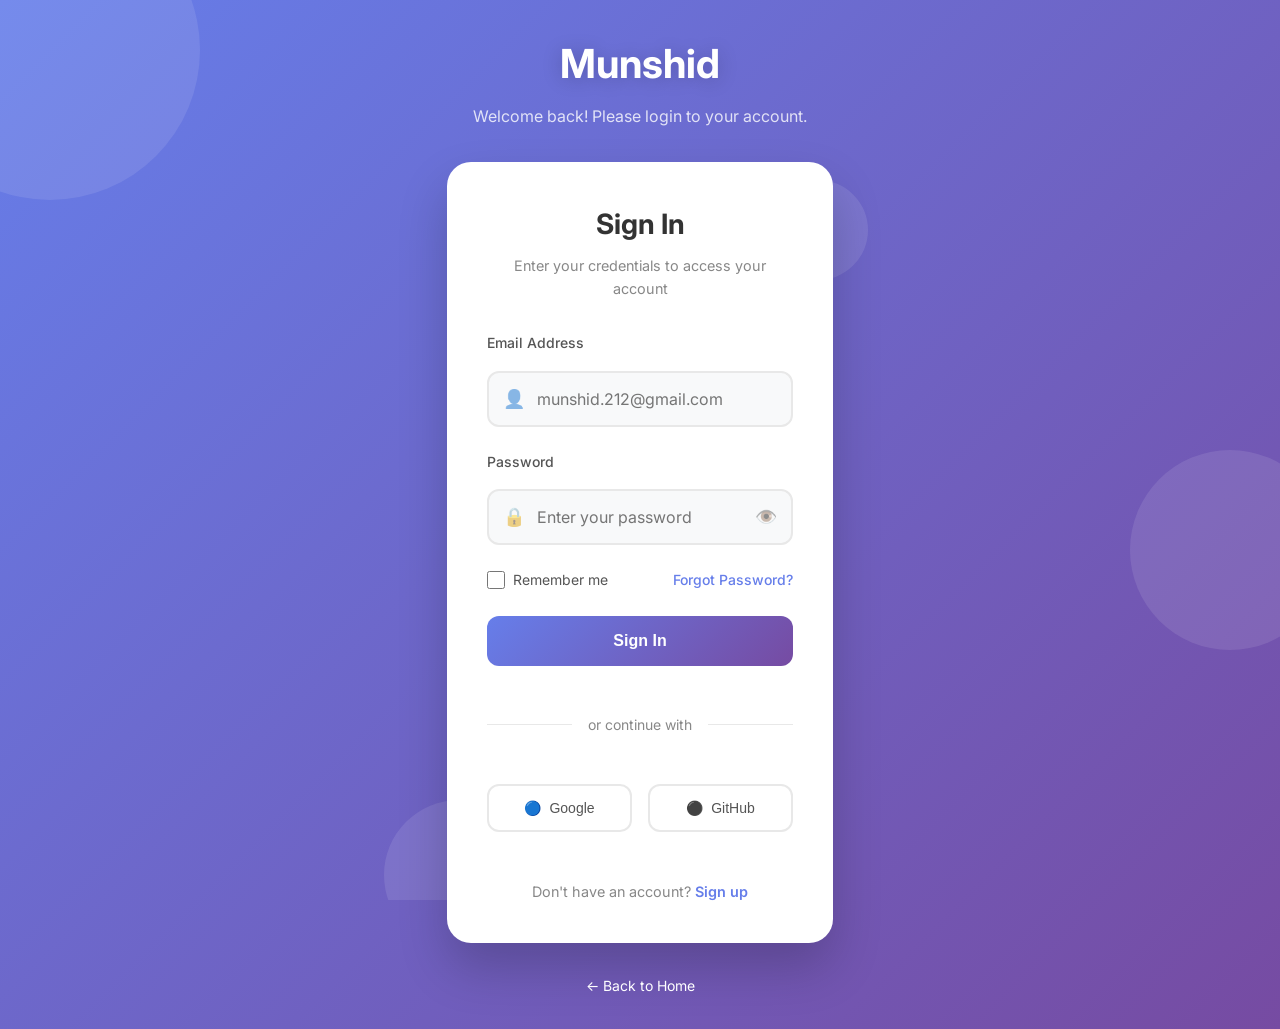
<file: login.html>
<!DOCTYPE html>
<html lang="en">
<head>
  <meta charset="UTF-8">
  <meta name="viewport" content="width=device-width, initial-scale=1.0">
  <title>Login | Munshid</title>
  <link rel="stylesheet" href="css/style.css">
  <link href="https://fonts.googleapis.com/css2?family=Inter:wght@300;400;500;600;700&display=swap" rel="stylesheet">
  <style>
    * {
      margin: 0;
      padding: 0;
      box-sizing: border-box;
    }

    body {
      font-family: 'Inter', sans-serif;
      min-height: 100vh;
      background: linear-gradient(135deg, #667eea 0%, #764ba2 100%);
      display: flex;
      align-items: center;
      justify-content: center;
      position: relative;
      overflow: hidden;
    }

    /* Animated background */
    .bg-shapes {
      position: fixed;
      width: 100%;
      height: 100%;
      top: 0;
      left: 0;
      overflow: hidden;
      z-index: 0;
    }

    .shape {
      position: absolute;
      border-radius: 50%;
      background: rgba(255,255,255,0.1);
      animation: float 8s ease-in-out infinite;
    }

    .shape:nth-child(1) {
      width: 300px;
      height: 300px;
      top: -100px;
      left: -100px;
      animation-delay: 0s;
    }

    .shape:nth-child(2) {
      width: 200px;
      height: 200px;
      top: 50%;
      right: -50px;
      animation-delay: 1s;
    }

    .shape:nth-child(3) {
      width: 150px;
      height: 150px;
      bottom: -50px;
      left: 30%;
      animation-delay: 2s;
    }

    .shape:nth-child(4) {
      width: 100px;
      height: 100px;
      top: 20%;
      left: 60%;
      animation-delay: 0.5s;
    }

    @keyframes float {
      0%, 100% {
        transform: translateY(0) rotate(0deg);
      }
      50% {
        transform: translateY(-30px) rotate(180deg);
      }
    }

    /* Login container */
    .login-wrapper {
      position: relative;
      z-index: 1;
      width: 100%;
      max-width: 450px;
      padding: 2rem;
    }

    /* Logo */
    .login-logo {
      text-align: center;
      margin-bottom: 2rem;
      animation: fadeInDown 0.6s ease;
    }

    .login-logo h1 {
      color: white;
      font-size: 2.5rem;
      font-weight: 700;
      text-shadow: 0 2px 20px rgba(0,0,0,0.2);
    }

    .login-logo p {
      color: rgba(255,255,255,0.8);
      margin-top: 0.5rem;
    }

    /* Login card */
    .login-card {
      background: white;
      border-radius: 24px;
      padding: 2.5rem;
      box-shadow: 0 25px 50px rgba(0,0,0,0.2);
      animation: slideUp 0.8s ease;
    }

    @keyframes slideUp {
      from {
        opacity: 0;
        transform: translateY(50px);
      }
      to {
        opacity: 1;
        transform: translateY(0);
      }
    }

    @keyframes fadeInDown {
      from {
        opacity: 0;
        transform: translateY(-20px);
      }
      to {
        opacity: 1;
        transform: translateY(0);
      }
    }

    .login-header {
      text-align: center;
      margin-bottom: 2rem;
    }

    .login-header h2 {
      font-size: 1.75rem;
      color: #333;
      margin-bottom: 0.5rem;
    }

    .login-header p {
      color: #888;
      font-size: 0.9rem;
    }

    /* Form */
    .login-form {
      display: flex;
      flex-direction: column;
      gap: 1.5rem;
    }

    .form-group {
      position: relative;
    }

    .form-group label {
      display: block;
      font-size: 0.875rem;
      font-weight: 500;
      color: #555;
      margin-bottom: 0.5rem;
    }

    .input-wrapper {
      position: relative;
    }

    .input-wrapper .input-icon {
      position: absolute;
      left: 1rem;
      top: 50%;
      transform: translateY(-50%);
      font-size: 1.125rem;
      opacity: 0.5;
      transition: opacity 0.3s ease;
    }

    .form-group input {
      width: 100%;
      padding: 1rem 1rem 1rem 3rem;
      border: 2px solid #e8e8e8;
      border-radius: 12px;
      font-size: 1rem;
      font-family: inherit;
      transition: all 0.3s ease;
      background: #f8f9fa;
    }

    .form-group input:focus {
      outline: none;
      border-color: #667eea;
      background: white;
      box-shadow: 0 0 0 4px rgba(102, 126, 234, 0.1);
    }

    .form-group input:focus + .input-icon,
    .form-group input:focus ~ .input-icon {
      opacity: 1;
    }

    /* Password toggle */
    .password-toggle {
      position: absolute;
      right: 1rem;
      top: 50%;
      transform: translateY(-50%);
      background: none;
      border: none;
      cursor: pointer;
      font-size: 1.125rem;
      opacity: 0.5;
      transition: opacity 0.3s ease;
    }

    .password-toggle:hover {
      opacity: 1;
    }

    /* Options row */
    .options-row {
      display: flex;
      justify-content: space-between;
      align-items: center;
      font-size: 0.875rem;
    }

    .remember-me {
      display: flex;
      align-items: center;
      gap: 0.5rem;
      color: #555;
    }

    .remember-me input[type="checkbox"] {
      width: 18px;
      height: 18px;
      accent-color: #667eea;
      cursor: pointer;
    }

    .forgot-password {
      color: #667eea;
      text-decoration: none;
      font-weight: 500;
      transition: color 0.3s ease;
    }

    .forgot-password:hover {
      color: #764ba2;
    }

    /* Login button */
    .login-btn {
      width: 100%;
      padding: 1rem;
      background: linear-gradient(135deg, #667eea 0%, #764ba2 100%);
      color: white;
      border: none;
      border-radius: 12px;
      font-size: 1rem;
      font-weight: 600;
      cursor: pointer;
      transition: all 0.3s ease;
      position: relative;
      overflow: hidden;
    }

    .login-btn:hover {
      transform: translateY(-2px);
      box-shadow: 0 10px 30px rgba(102, 126, 234, 0.4);
    }

    .login-btn::before {
      content: '';
      position: absolute;
      top: 0;
      left: -100%;
      width: 100%;
      height: 100%;
      background: linear-gradient(90deg, transparent, rgba(255,255,255,0.2), transparent);
      transition: left 0.5s ease;
    }

    .login-btn:hover::before {
      left: 100%;
    }

    .login-btn:active {
      transform: translateY(0);
    }

    /* Divider */
    .divider {
      display: flex;
      align-items: center;
      gap: 1rem;
      margin: 1.5rem 0;
    }

    .divider::before,
    .divider::after {
      content: '';
      flex: 1;
      height: 1px;
      background: #e8e8e8;
    }

    .divider span {
      color: #888;
      font-size: 0.875rem;
    }

    /* Social login */
    .social-login {
      display: flex;
      gap: 1rem;
    }

    .social-btn {
      flex: 1;
      padding: 0.875rem;
      border: 2px solid #e8e8e8;
      border-radius: 12px;
      background: white;
      cursor: pointer;
      font-size: 1.25rem;
      transition: all 0.3s ease;
      display: flex;
      align-items: center;
      justify-content: center;
      gap: 0.5rem;
    }

    .social-btn span {
      font-size: 0.875rem;
      font-weight: 500;
      color: #555;
    }

    .social-btn:hover {
      border-color: #667eea;
      transform: translateY(-2px);
      box-shadow: 0 5px 15px rgba(0,0,0,0.1);
    }

    /* Sign up link */
    .signup-link {
      text-align: center;
      margin-top: 1.5rem;
      color: #888;
      font-size: 0.9rem;
    }

    .signup-link a {
      color: #667eea;
      text-decoration: none;
      font-weight: 600;
    }

    .signup-link a:hover {
      text-decoration: underline;
    }

    /* Error message */
    .error-message {
      background: #fee;
      border: 1px solid #fcc;
      color: #c33;
      padding: 0.75rem 1rem;
      border-radius: 8px;
      font-size: 0.875rem;
      margin-bottom: 1rem;
      display: none;
      animation: shake 0.5s ease;
    }

    .error-message.show {
      display: flex;
      align-items: center;
      gap: 0.5rem;
    }

    @keyframes shake {
      0%, 100% { transform: translateX(0); }
      20%, 60% { transform: translateX(-5px); }
      40%, 80% { transform: translateX(5px); }
    }

    /* Success state */
    .login-card.success {
      text-align: center;
      padding: 3rem;
    }

    .success-icon {
      font-size: 4rem;
      margin-bottom: 1rem;
      animation: bounce 0.6s ease;
    }

    @keyframes bounce {
      0%, 100% { transform: scale(1); }
      50% { transform: scale(1.2); }
    }

    .success-icon .emoji {
      font-size: 5rem;
    }

    .login-card.success h2 {
      color: #333;
      margin-bottom: 0.5rem;
    }

    .login-card.success p {
      color: #888;
      margin-bottom: 1.5rem;
    }

    .back-btn {
      display: inline-block;
      padding: 0.875rem 2rem;
      background: linear-gradient(135deg, #667eea 0%, #764ba2 100%);
      color: white;
      text-decoration: none;
      border-radius: 12px;
      font-weight: 600;
      transition: all 0.3s ease;
    }

    .back-btn:hover {
      transform: translateY(-2px);
      box-shadow: 0 10px 30px rgba(102, 126, 234, 0.4);
    }

    /* Loading spinner */
    .spinner {
      display: inline-block;
      width: 20px;
      height: 20px;
      border: 2px solid rgba(255,255,255,0.3);
      border-top-color: white;
      border-radius: 50%;
      animation: spin 0.8s linear infinite;
      margin-right: 0.5rem;
    }

    @keyframes spin {
      to { transform: rotate(360deg); }
    }

    /* Footer */
    .login-footer {
      text-align: center;
      margin-top: 2rem;
      color: rgba(255,255,255,0.7);
      font-size: 0.875rem;
      animation: fadeIn 1s ease;
    }

    @keyframes fadeIn {
      from { opacity: 0; }
      to { opacity: 1; }
    }

    .login-footer a {
      color: white;
      text-decoration: none;
    }

    .login-footer a:hover {
      text-decoration: underline;
    }

    @media (max-width: 480px) {
      .login-wrapper {
        padding: 1rem;
      }

      .login-card {
        padding: 1.5rem;
      }

      .social-login {
        flex-direction: column;
      }

      .options-row {
        flex-direction: column;
        gap: 1rem;
        align-items: flex-start;
      }
    }
  </style>
</head>
<body>
  <!-- Background shapes -->
  <div class="bg-shapes">
    <div class="shape"></div>
    <div class="shape"></div>
    <div class="shape"></div>
    <div class="shape"></div>
  </div>

  <div class="login-wrapper">
    <!-- Logo -->
    <div class="login-logo">
      <h1>Munshid</h1>
      <p>Welcome back! Please login to your account.</p>
    </div>

    <!-- Login Card -->
    <div class="login-card" id="loginCard">
      <div class="login-header">
        <h2>Sign In</h2>
        <p>Enter your credentials to access your account</p>
      </div>

      <!-- Error Message -->
      <div class="error-message" id="errorMessage">
        <span>❌</span>
        <span id="errorText">Invalid email or password. Please try again.</span>
      </div>

      <!-- Login Form -->
      <form class="login-form" id="loginForm">
        <div class="form-group">
          <label for="email">Email Address</label>
          <div class="input-wrapper">
            <input type="email" id="email" name="email" placeholder="munshid.212@gmail.com" required>
            <span class="input-icon">👤</span>
          </div>
        </div>

        <div class="form-group">
          <label for="password">Password</label>
          <div class="input-wrapper">
            <input type="password" id="password" name="password" placeholder="Enter your password" required>
            <span class="input-icon">🔒</span>
            <button type="button" class="password-toggle" onclick="togglePassword()">👁️</button>
          </div>
        </div>

        <div class="options-row">
          <label class="remember-me">
            <input type="checkbox" id="remember" name="remember">
            Remember me
          </label>
          <a href="#" class="forgot-password">Forgot Password?</a>
        </div>

        <button type="submit" class="login-btn" id="loginBtn">
          Sign In
        </button>

        <div class="divider">
          <span>or continue with</span>
        </div>

        <div class="social-login">
          <button type="button" class="social-btn" onclick="socialLogin('google')">
            <span>🔵</span>
            <span>Google</span>
          </button>
          <button type="button" class="social-btn" onclick="socialLogin('github')">
            <span>⚫</span>
            <span>GitHub</span>
          </button>
        </div>

        <div class="signup-link">
          Don't have an account? <a href="#">Sign up</a>
        </div>
      </form>
    </div>

    <!-- Footer -->
    <div class="login-footer">
      <a href="index.html">← Back to Home</a>
    </div>
  </div>

  <script>
    const loginForm = document.getElementById('loginForm');
    const loginCard = document.getElementById('loginCard');
    const errorMessage = document.getElementById('errorMessage');
    const errorText = document.getElementById('errorText');
    const loginBtn = document.getElementById('loginBtn');
    const passwordInput = document.getElementById('password');

    // Toggle password visibility
    function togglePassword() {
      const type = passwordInput.type === 'password' ? 'text' : 'password';
      passwordInput.type = type;
    }

    // Show error
    function showError(message) {
      errorText.textContent = message;
      errorMessage.classList.add('show');
      passwordInput.value = '';
      passwordInput.focus();
    }

    // Hide error
    function hideError() {
      errorMessage.classList.remove('show');
    }

    // Social login placeholder
    function socialLogin(provider) {
      alert(`${provider.charAt(0).toUpperCase() + provider.slice(1)} login coming soon! This is a demo.`);
    }

    // Handle form submission
    loginForm.addEventListener('submit', async (e) => {
      e.preventDefault();
      hideError();

      const email = document.getElementById('email').value;
      const password = document.getElementById('password').value;

      // Show loading state
      loginBtn.innerHTML = '<span class="spinner"></span> Signing in...';
      loginBtn.disabled = true;

      // Simulate API call delay
      await new Promise(resolve => setTimeout(resolve, 1500));

      // Demo credentials - same password as gallery
      const validEmail = 'munshid.212@gmail.com';
      const validPassword = '16092025';

      if (email === validEmail && password === validPassword) {
        // Success!
        loginCard.innerHTML = `
          <div class="success-icon">
            <span class="emoji">🎉</span>
          </div>
          <h2>Welcome Back!</h2>
          <p>You have successfully logged in.</p>
          <a href="index.html" class="back-btn">Go to Homepage</a>
        `;
        loginCard.classList.add('success');
      } else {
        // Error
        showError('Invalid email or password. Please try again.');
        loginBtn.innerHTML = 'Sign In';
        loginBtn.disabled = false;
      }
    });

    // Clear error on input
    document.getElementById('email').addEventListener('input', hideError);
    passwordInput.addEventListener('input', hideError);
  </script>
</body>
</html>
</file>
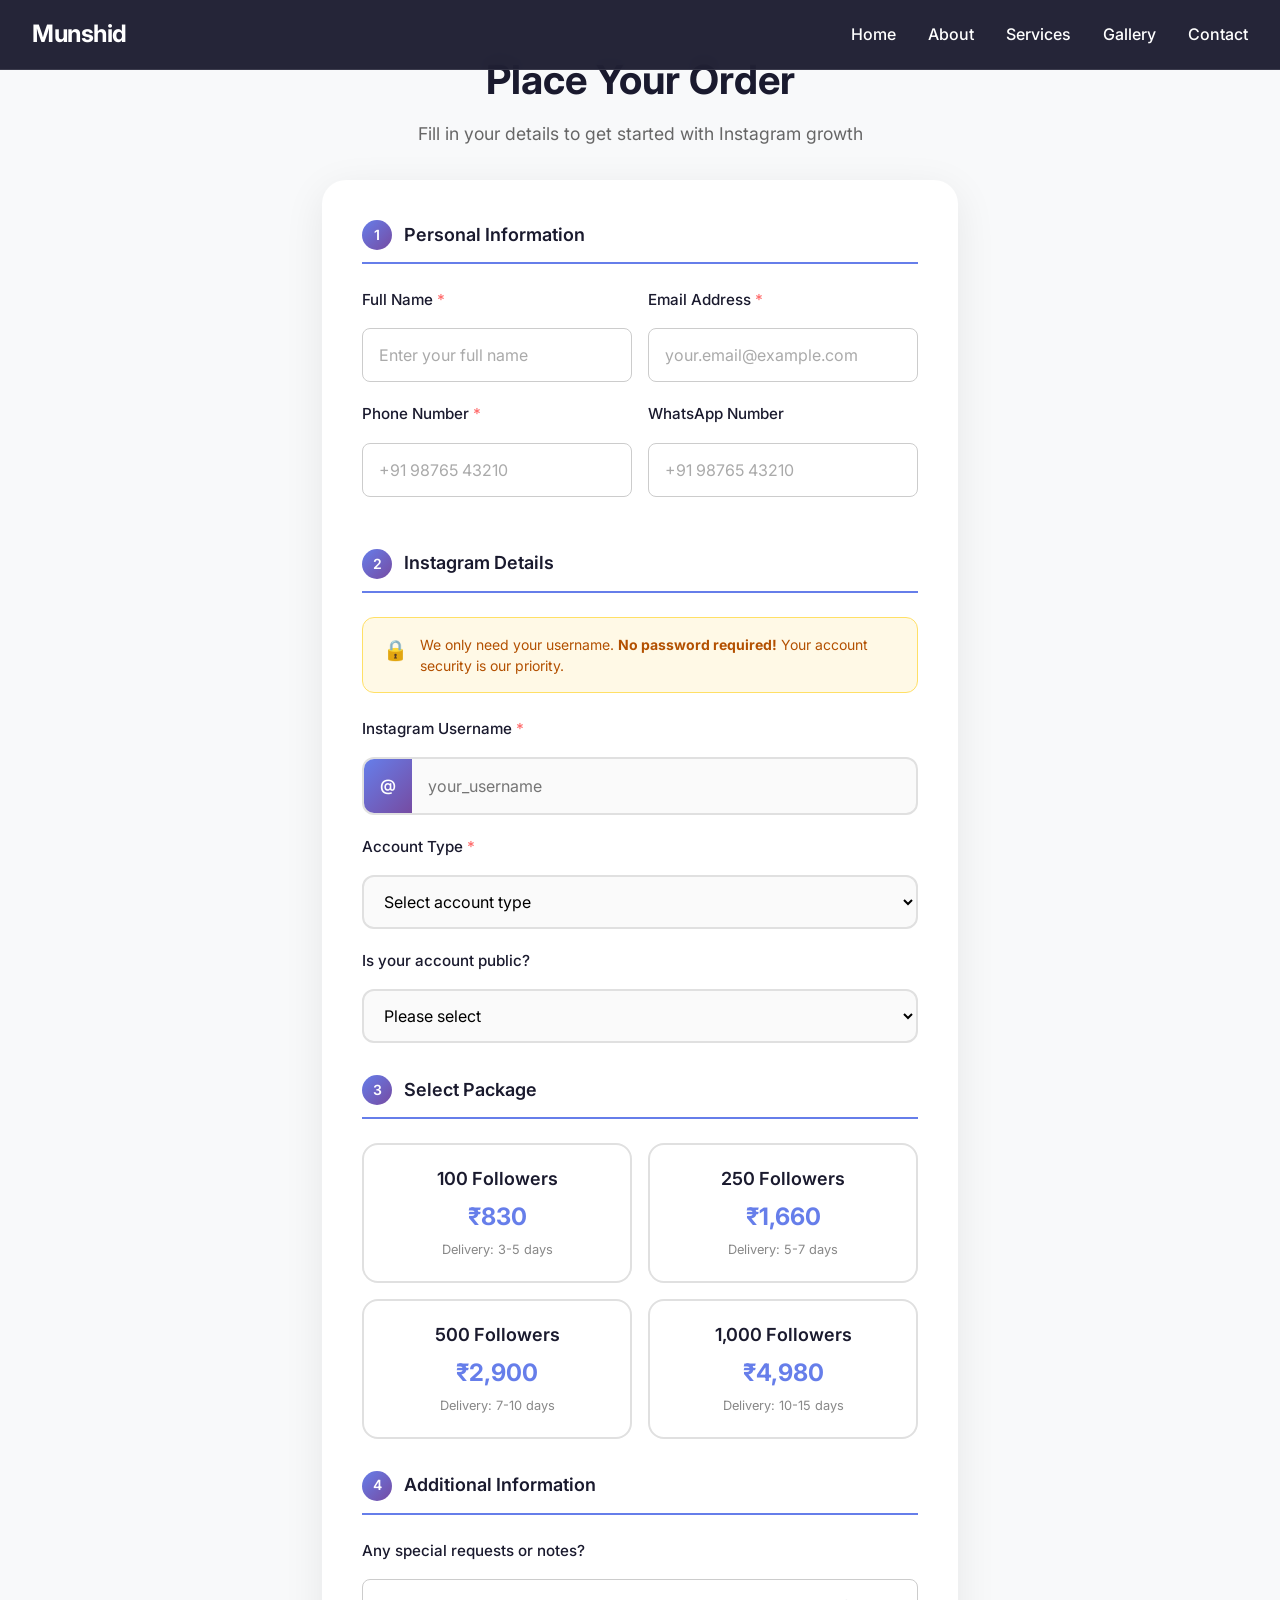
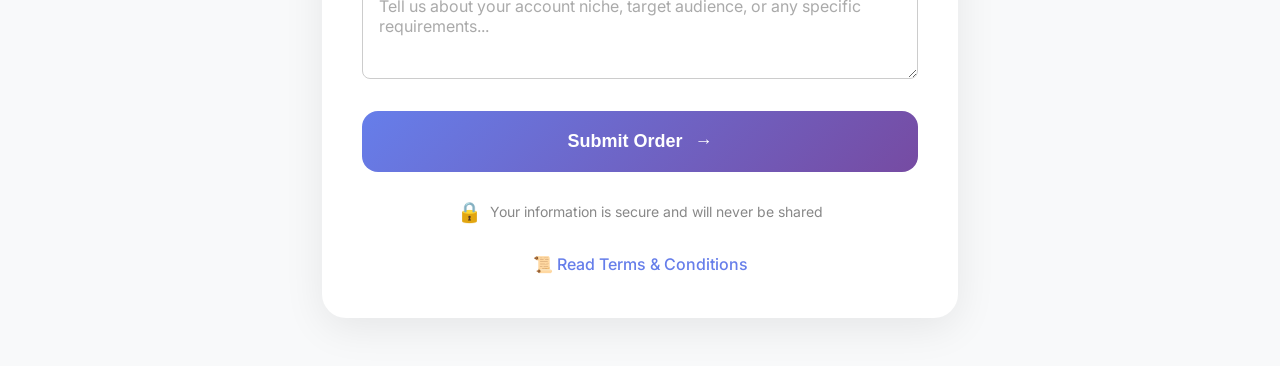
<file: order.html>
<!DOCTYPE html>
<html lang="en">
<head>
  <meta charset="UTF-8">
  <meta name="viewport" content="width=device-width, initial-scale=1.0">
  <title>Place Order | Munshid</title>
  <link rel="stylesheet" href="css/style.css">
  <link href="https://fonts.googleapis.com/css2?family=Inter:wght@300;400;500;600;700;800&display=swap" rel="stylesheet">
  <style>
    * {
      margin: 0;
      padding: 0;
      box-sizing: border-box;
    }

    body {
      font-family: 'Inter', sans-serif;
      background: #f8f9fa;
      min-height: 100vh;
    }

    /* Navigation */
    .nav {
      background: rgba(26, 26, 46, 0.95);
      padding: 1rem 2rem;
      display: flex;
      justify-content: space-between;
      align-items: center;
      border-bottom: 1px solid rgba(255,255,255,0.1);
    }

    .nav-logo {
      color: white;
      font-size: 1.5rem;
      font-weight: 700;
      text-decoration: none;
    }

    .nav-links {
      display: flex;
      gap: 2rem;
      list-style: none;
    }

    .nav-links a {
      color: white;
      text-decoration: none;
      font-weight: 500;
      transition: color 0.3s ease;
    }

    .nav-links a:hover,
    .nav-links a.active {
      color: #667eea;
    }

    .nav-toggle {
      display: none;
      flex-direction: column;
      gap: 5px;
      cursor: pointer;
      padding: 10px;
    }

    .nav-toggle span {
      width: 25px;
      height: 3px;
      background: white;
      border-radius: 2px;
    }

    /* Order Container */
    .order-container {
      max-width: 700px;
      margin: 0 auto;
      padding: 3rem 2rem;
    }

    .order-header {
      text-align: center;
      margin-bottom: 2rem;
    }

    .order-header h1 {
      font-size: 2.5rem;
      color: #1a1a2e;
      margin-bottom: 0.5rem;
    }

    .order-header p {
      color: #666;
      font-size: 1.1rem;
    }

    /* Order Card */
    .order-card {
      background: white;
      border-radius: 24px;
      padding: 2.5rem;
      box-shadow: 0 10px 40px rgba(0, 0, 0, 0.08);
    }

    .form-section {
      margin-bottom: 2rem;
    }

    .form-section:last-child {
      margin-bottom: 0;
    }

    .form-section-title {
      font-size: 1.125rem;
      font-weight: 600;
      color: #1a1a2e;
      margin-bottom: 1.5rem;
      padding-bottom: 0.75rem;
      border-bottom: 2px solid #667eea;
      display: flex;
      align-items: center;
      gap: 0.75rem;
    }

    .form-section-title span {
      width: 30px;
      height: 30px;
      background: linear-gradient(135deg, #667eea 0%, #764ba2 100%);
      border-radius: 50%;
      display: flex;
      align-items: center;
      justify-content: center;
      color: white;
      font-size: 0.875rem;
    }

    .form-group {
      margin-bottom: 1.25rem;
    }

    .form-group label {
      display: block;
      font-weight: 500;
      color: #1a1a2e;
      margin-bottom: 0.5rem;
      font-size: 0.95rem;
    }

    .form-group label span {
      color: #ff6b6b;
    }

    .form-input {
      width: 100%;
      padding: 0.875rem 1rem;
      border: 2px solid #e0e0e0;
      border-radius: 12px;
      font-size: 1rem;
      font-family: 'Inter', sans-serif;
      transition: all 0.3s ease;
      background: #fafafa;
    }

    .form-input:focus {
      outline: none;
      border-color: #667eea;
      background: white;
      box-shadow: 0 0 0 4px rgba(102, 126, 234, 0.1);
    }

    .form-input::placeholder {
      color: #aaa;
    }

    textarea.form-input {
      resize: vertical;
      min-height: 100px;
    }

    .form-row {
      display: grid;
      grid-template-columns: 1fr 1fr;
      gap: 1rem;
    }

    /* Package Selection */
    .package-options {
      display: grid;
      grid-template-columns: repeat(2, 1fr);
      gap: 1rem;
    }

    .package-option {
      border: 2px solid #e0e0e0;
      border-radius: 16px;
      padding: 1.25rem;
      cursor: pointer;
      transition: all 0.3s ease;
      text-align: center;
    }

    .package-option:hover {
      border-color: #667eea;
      background: #f8f5ff;
    }

    .package-option.selected {
      border-color: #667eea;
      background: linear-gradient(135deg, rgba(102, 126, 234, 0.1) 0%, rgba(118, 75, 162, 0.1) 100%);
      box-shadow: 0 0 0 3px rgba(102, 126, 234, 0.2);
    }

    .package-option input {
      display: none;
    }

    .package-name {
      font-weight: 600;
      color: #1a1a2e;
      font-size: 1.125rem;
      margin-bottom: 0.25rem;
    }

    .package-price {
      font-size: 1.5rem;
      font-weight: 700;
      color: #667eea;
    }

    .package-delivery {
      font-size: 0.8rem;
      color: #888;
      margin-top: 0.25rem;
    }

    /* Instagram Input */
    .instagram-input-wrapper {
      display: flex;
      align-items: center;
      border: 2px solid #e0e0e0;
      border-radius: 12px;
      overflow: hidden;
      background: #fafafa;
      transition: all 0.3s ease;
    }

    .instagram-input-wrapper:focus-within {
      border-color: #667eea;
      background: white;
      box-shadow: 0 0 0 4px rgba(102, 126, 234, 0.1);
    }

    .instagram-prefix {
      padding: 0.875rem 1rem;
      background: linear-gradient(135deg, #667eea 0%, #764ba2 100%);
      color: white;
      font-weight: 600;
      font-size: 1rem;
    }

    .instagram-input-wrapper input {
      flex: 1;
      border: none;
      padding: 0.875rem 1rem;
      font-size: 1rem;
      background: transparent;
      font-family: 'Inter', sans-serif;
    }

    .instagram-input-wrapper input:focus {
      outline: none;
    }

    /* Submit Button */
    .submit-section {
      margin-top: 2rem;
    }

    .btn-submit {
      width: 100%;
      padding: 1.25rem 2rem;
      background: linear-gradient(135deg, #667eea 0%, #764ba2 100%);
      color: white;
      border: none;
      border-radius: 16px;
      font-size: 1.125rem;
      font-weight: 700;
      cursor: pointer;
      transition: all 0.3s ease;
      display: flex;
      align-items: center;
      justify-content: center;
      gap: 0.75rem;
    }

    .btn-submit:hover {
      transform: translateY(-3px);
      box-shadow: 0 15px 40px rgba(102, 126, 234, 0.4);
    }

    .btn-submit:active {
      transform: translateY(-1px);
    }

    /* Security Note */
    .security-note {
      display: flex;
      align-items: center;
      justify-content: center;
      gap: 0.5rem;
      margin-top: 1.5rem;
      color: #888;
      font-size: 0.875rem;
    }

    .security-note span {
      font-size: 1.25rem;
    }

    /* Success Message */
    .success-message {
      display: none;
      text-align: center;
      padding: 3rem;
    }

    .success-icon {
      width: 100px;
      height: 100px;
      background: linear-gradient(135deg, #00b894 0%, #00a085 100%);
      border-radius: 50%;
      display: flex;
      align-items: center;
      justify-content: center;
      font-size: 3rem;
      margin: 0 auto 1.5rem;
      animation: successPulse 0.5s ease;
    }

    @keyframes successPulse {
      0% { transform: scale(0); }
      50% { transform: scale(1.2); }
      100% { transform: scale(1); }
    }

    .success-message h2 {
      color: #1a1a2e;
      font-size: 1.75rem;
      margin-bottom: 1rem;
    }

    .success-message p {
      color: #666;
      font-size: 1.1rem;
      line-height: 1.6;
    }

    /* Note Box */
    .note-box {
      background: #fff9e6;
      border: 1px solid #ffe066;
      border-radius: 12px;
      padding: 1rem 1.25rem;
      margin-bottom: 1.5rem;
      display: flex;
      align-items: flex-start;
      gap: 0.75rem;
    }

    .note-box span {
      font-size: 1.25rem;
    }

    .note-box p {
      color: #b35000;
      font-size: 0.875rem;
      line-height: 1.5;
    }

    @media (max-width: 768px) {
      .nav-links {
        display: none;
      }

      .nav-toggle {
        display: flex;
      }

      .order-container {
        padding: 2rem 1rem;
      }

      .order-header h1 {
        font-size: 1.75rem;
      }

      .order-card {
        padding: 1.5rem;
      }

      .form-row {
        grid-template-columns: 1fr;
      }

      .package-options {
        grid-template-columns: 1fr;
      }
    }
  </style>
</head>
<body>
  <!-- Navigation -->
  <nav class="nav">
    <a href="index.html" class="nav-logo">Munshid</a>
    <div class="nav-toggle" onclick="this.classList.toggle('active')">
      <span></span>
      <span></span>
      <span></span>
    </div>
    <ul class="nav-links">
      <li><a href="index.html">Home</a></li>
      <li><a href="about.html">About</a></li>
      <li><a href="services.html">Services</a></li>
      <li><a href="gallery.html">Gallery</a></li>
      <li><a href="contact.html">Contact</a></li>
    </ul>
  </nav>

  <!-- Order Form -->
  <div class="order-container">
    <div class="order-header">
      <h1>Place Your Order</h1>
      <p>Fill in your details to get started with Instagram growth</p>
    </div>

    <div class="order-card" id="orderForm">
      <form id="customerForm">
        <!-- Personal Information -->
        <div class="form-section">
          <h3 class="form-section-title">
            <span>1</span>
            Personal Information
          </h3>

          <div class="form-row">
            <div class="form-group">
              <label>Full Name <span>*</span></label>
              <input type="text" class="form-input" placeholder="Enter your full name" required>
            </div>
            <div class="form-group">
              <label>Email Address <span>*</span></label>
              <input type="email" class="form-input" placeholder="your.email@example.com" required>
            </div>
          </div>

          <div class="form-row">
            <div class="form-group">
              <label>Phone Number <span>*</span></label>
              <input type="tel" class="form-input" placeholder="+91 98765 43210" required>
            </div>
            <div class="form-group">
              <label>WhatsApp Number</label>
              <input type="tel" class="form-input" placeholder="+91 98765 43210">
            </div>
          </div>
        </div>

        <!-- Instagram Details -->
        <div class="form-section">
          <h3 class="form-section-title">
            <span>2</span>
            Instagram Details
          </h3>

          <div class="note-box">
            <span>🔒</span>
            <p>We only need your username. <strong>No password required!</strong> Your account security is our priority.</p>
          </div>

          <div class="form-group">
            <label>Instagram Username <span>*</span></label>
            <div class="instagram-input-wrapper">
              <span class="instagram-prefix">@</span>
              <input type="text" placeholder="your_username" required>
            </div>
          </div>

          <div class="form-group">
            <label>Account Type <span>*</span></label>
            <select class="form-input" required>
              <option value="">Select account type</option>
              <option value="personal">Personal Account</option>
              <option value="business">Business Account</option>
              <option value="creator">Creator Account</option>
            </select>
          </div>

          <div class="form-group">
            <label>Is your account public?</label>
            <select class="form-input" required>
              <option value="">Please select</option>
              <option value="yes">Yes, my account is public</option>
              <option value="no">No, my account is private</option>
            </select>
          </div>
        </div>

        <!-- Package Selection -->
        <div class="form-section">
          <h3 class="form-section-title">
            <span>3</span>
            Select Package
          </h3>

          <div class="package-options">
            <label class="package-option">
              <input type="radio" name="package" value="100" required>
              <div class="package-name">100 Followers</div>
              <div class="package-price">₹830</div>
              <div class="package-delivery">Delivery: 3-5 days</div>
            </label>

            <label class="package-option">
              <input type="radio" name="package" value="250">
              <div class="package-name">250 Followers</div>
              <div class="package-price">₹1,660</div>
              <div class="package-delivery">Delivery: 5-7 days</div>
            </label>

            <label class="package-option">
              <input type="radio" name="package" value="500">
              <div class="package-name">500 Followers</div>
              <div class="package-price">₹2,900</div>
              <div class="package-delivery">Delivery: 7-10 days</div>
            </label>

            <label class="package-option">
              <input type="radio" name="package" value="1000">
              <div class="package-name">1,000 Followers</div>
              <div class="package-price">₹4,980</div>
              <div class="package-delivery">Delivery: 10-15 days</div>
            </label>
          </div>
        </div>

        <!-- Additional Notes -->
        <div class="form-section">
          <h3 class="form-section-title">
            <span>4</span>
            Additional Information
          </h3>

          <div class="form-group">
            <label>Any special requests or notes?</label>
            <textarea class="form-input" placeholder="Tell us about your account niche, target audience, or any specific requirements..."></textarea>
          </div>
        </div>

        <!-- Submit -->
        <div class="submit-section">
          <button type="submit" class="btn-submit">
            Submit Order
            <span>→</span>
          </button>
          <div class="security-note">
            <span>🔒</span>
            Your information is secure and will never be shared
          </div>
          <div style="text-align: center; margin-top: 1.5rem;">
            <a href="terms.html" style="color: #667eea; text-decoration: none; font-weight: 500; display: inline-flex; align-items: center; gap: 0.5rem;">
              📜 Read Terms & Conditions
            </a>
          </div>
        </div>
      </form>
    </div>

    <!-- Success Message -->
    <div class="order-card success-message" id="successMessage">
      <div class="success-icon">✓</div>
      <h2>Order Submitted!</h2>
      <p>Thank you for your order! We have received your request and will contact you shortly on WhatsApp or Email to confirm the details and proceed with payment.</p>
      <p style="margin-top: 1rem; color: #667eea; font-weight: 600;">Order ID: #MUN<span id="orderId"></span></p>
      <a href="index.html" class="btn-submit" style="margin-top: 2rem; max-width: 300px; margin-left: auto; margin-right: auto;">
        Back to Home
      </a>
    </div>
  </div>

  <script>
    // Package selection highlight
    const packageOptions = document.querySelectorAll('.package-option');
    packageOptions.forEach(option => {
      option.addEventListener('click', function() {
        packageOptions.forEach(opt => opt.classList.remove('selected'));
        this.classList.add('selected');
      });
    });

    // Form submission
    document.getElementById('customerForm').addEventListener('submit', function(e) {
      e.preventDefault();
      
      // Generate random order ID
      const orderId = Math.floor(1000 + Math.random() * 9000);
      document.getElementById('orderId').textContent = orderId;
      
      // Show success message
      document.getElementById('orderForm').style.display = 'none';
      document.getElementById('successMessage').style.display = 'block';
      
      // Scroll to top
      window.scrollTo({ top: 0, behavior: 'smooth' });
    });
  </script>
</body>
</html>
</file>
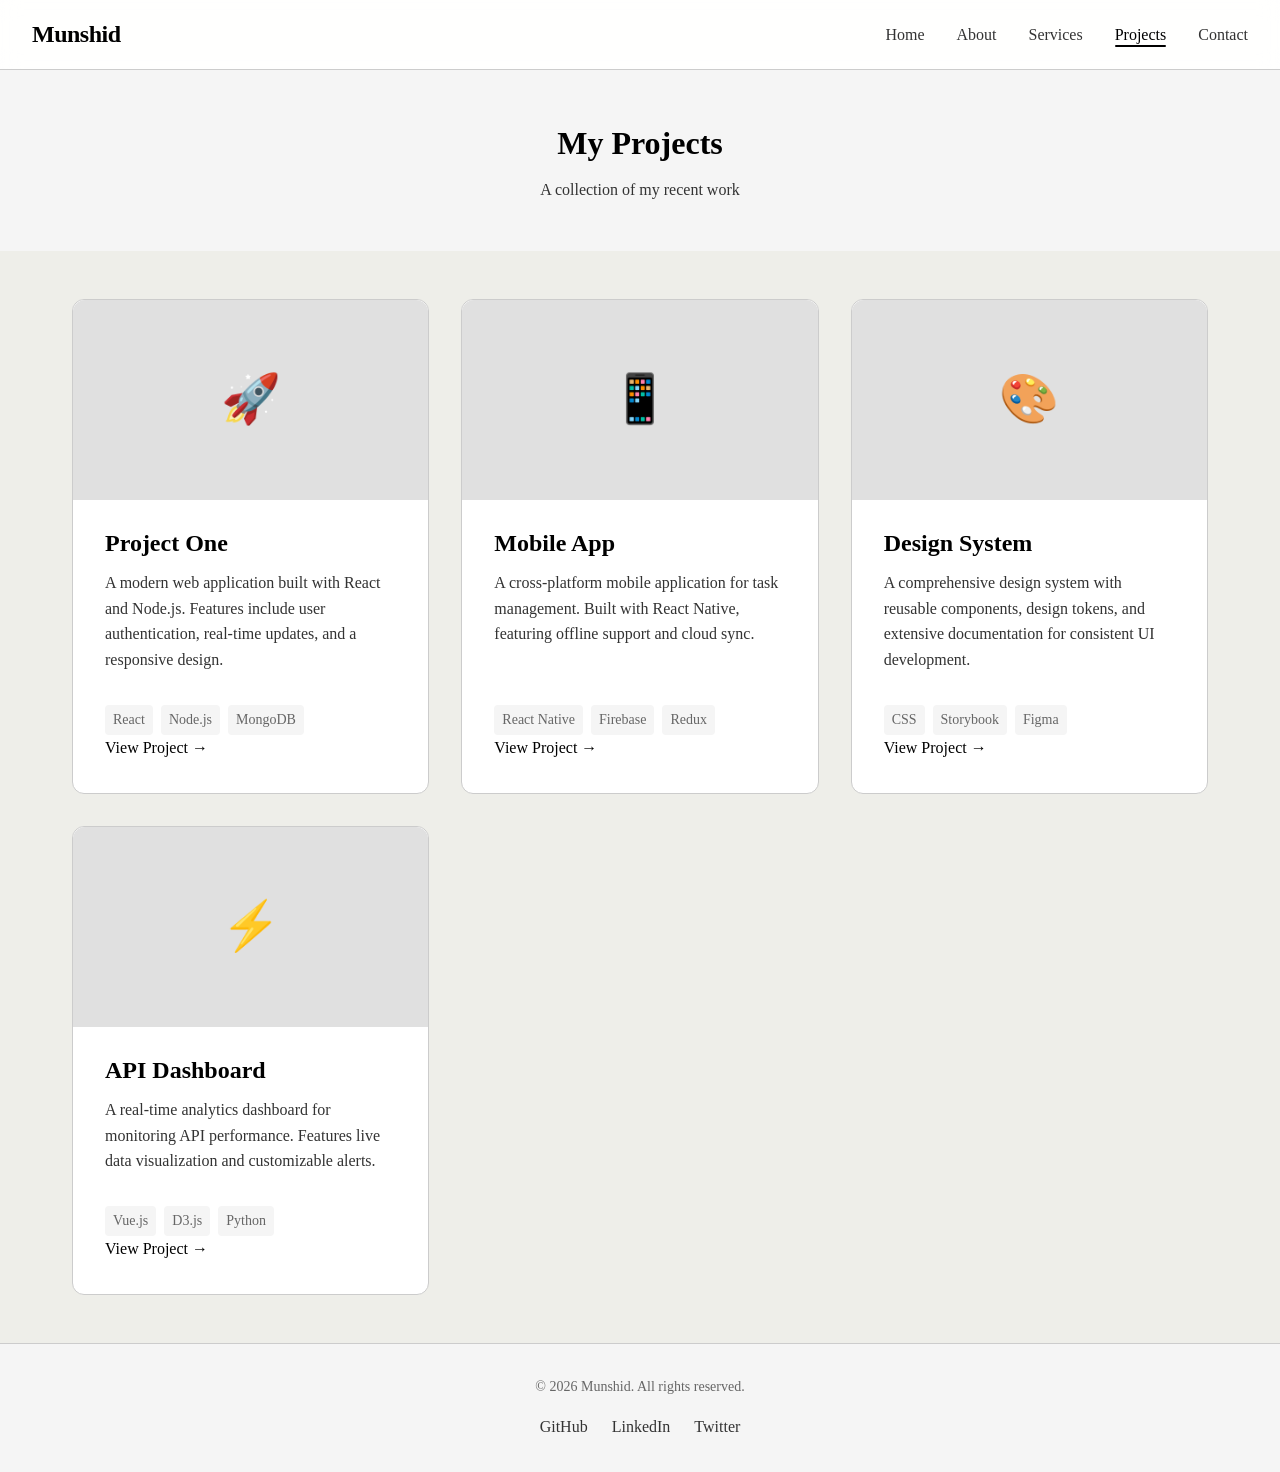
<file: projects.html>
<!DOCTYPE html>
<html lang="en">
<head>
  <meta charset="UTF-8">
  <meta name="viewport" content="width=device-width, initial-scale=1.0">
  <title>Projects | Personal Website</title>
  <link rel="stylesheet" href="css/style.css">
</head>
<body>
  <!-- Navigation -->
  <nav class="nav">
    <a href="index.html" class="nav-logo">Munshid</a>
    <div class="nav-toggle" onclick="this.classList.toggle('active'); document.querySelector('.nav-links').classList.toggle('active')">
      <span></span>
      <span></span>
      <span></span>
    </div>
    <ul class="nav-links">
      <li><a href="index.html">Home</a></li>
      <li><a href="about.html">About</a></li>
      <li><a href="services.html">Services</a></li>
      <li><a href="projects.html" class="active">Projects</a></li>
      <li><a href="contact.html">Contact</a></li>
    </ul>
  </nav>

  <!-- Main Content -->
  <main class="main">
    <!-- Page Header -->
    <header class="page-header">
      <div class="container">
        <h1 class="page-title">My Projects</h1>
        <p class="page-description">A collection of my recent work</p>
      </div>
    </header>

    <!-- Projects Section -->
    <section class="section">
      <div class="container">
        <div class="grid grid-2">
          <!-- Project 1 -->
          <article class="card project-card">
            <div class="project-image">🚀</div>
            <h3 class="card-title">Project One</h3>
            <p class="card-description">
              A modern web application built with React and Node.js.
              Features include user authentication, real-time updates, and a responsive design.
            </p>
            <div class="project-tags">
              <span class="project-tag">React</span>
              <span class="project-tag">Node.js</span>
              <span class="project-tag">MongoDB</span>
            </div>
            <a href="#" class="card-link">View Project →</a>
          </article>

          <!-- Project 2 -->
          <article class="card project-card">
            <div class="project-image">📱</div>
            <h3 class="card-title">Mobile App</h3>
            <p class="card-description">
              A cross-platform mobile application for task management.
              Built with React Native, featuring offline support and cloud sync.
            </p>
            <div class="project-tags">
              <span class="project-tag">React Native</span>
              <span class="project-tag">Firebase</span>
              <span class="project-tag">Redux</span>
            </div>
            <a href="#" class="card-link">View Project →</a>
          </article>

          <!-- Project 3 -->
          <article class="card project-card">
            <div class="project-image">🎨</div>
            <h3 class="card-title">Design System</h3>
            <p class="card-description">
              A comprehensive design system with reusable components,
              design tokens, and extensive documentation for consistent UI development.
            </p>
            <div class="project-tags">
              <span class="project-tag">CSS</span>
              <span class="project-tag">Storybook</span>
              <span class="project-tag">Figma</span>
            </div>
            <a href="#" class="card-link">View Project →</a>
          </article>

          <!-- Project 4 -->
          <article class="card project-card">
            <div class="project-image">⚡</div>
            <h3 class="card-title">API Dashboard</h3>
            <p class="card-description">
              A real-time analytics dashboard for monitoring API performance.
              Features live data visualization and customizable alerts.
            </p>
            <div class="project-tags">
              <span class="project-tag">Vue.js</span>
              <span class="project-tag">D3.js</span>
              <span class="project-tag">Python</span>
            </div>
            <a href="#" class="card-link">View Project →</a>
          </article>
        </div>
      </div>
    </section>
  </main>

  <!-- Footer -->
  <footer class="footer">
    <p class="footer-text">&copy; 2026 Munshid. All rights reserved.</p>
    <div class="footer-links">
      <a href="https://github.com" target="_blank">GitHub</a>
      <a href="https://linkedin.com" target="_blank">LinkedIn</a>
      <a href="https://twitter.com" target="_blank">Twitter</a>
    </div>
  </footer>
</body>
</html>
</file>
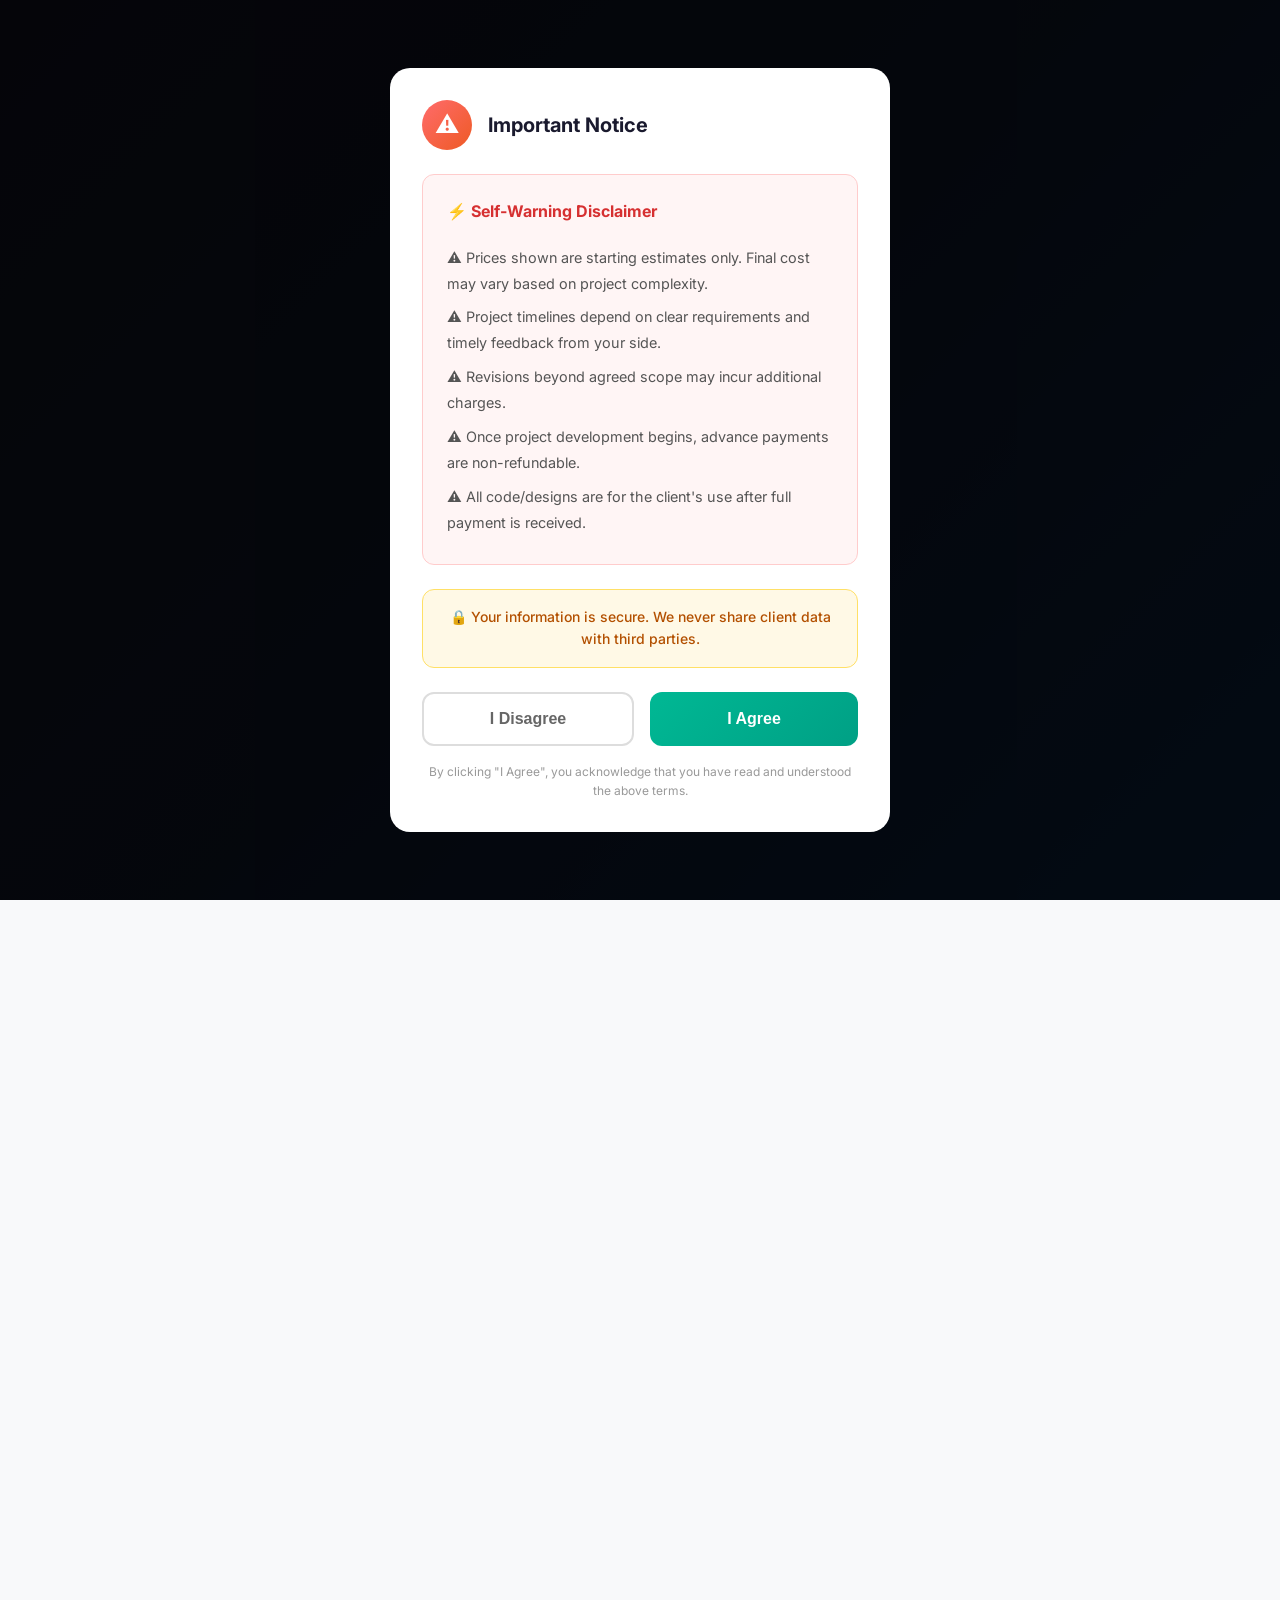
<file: services.html>
<!DOCTYPE html>
<html lang="en">
<head>
  <meta charset="UTF-8">
  <meta name="viewport" content="width=device-width, initial-scale=1.0">
  <title>Services | Munshid</title>
  <link rel="stylesheet" href="css/style.css">
  <link href="https://fonts.googleapis.com/css2?family=Inter:wght@300;400;500;600;700;800&display=swap" rel="stylesheet">
  <style>
    * {
      margin: 0;
      padding: 0;
      box-sizing: border-box;
    }

    :root {
      --primary: #667eea;
      --secondary: #764ba2;
      --dark: #1a1a2e;
      --light: #f8f9fa;
    }

    body {
      font-family: 'Inter', sans-serif;
      background: #f8f9fa;
      overflow-x: hidden;
    }

    /* Navigation */
    .nav {
      background: rgba(26, 26, 46, 0.95);
      padding: 1rem 2rem;
      display: flex;
      justify-content: space-between;
      align-items: center;
      border-bottom: 1px solid rgba(255,255,255,0.1);
    }

    .nav-logo {
      color: white;
      font-size: 1.5rem;
      font-weight: 700;
      text-decoration: none;
    }

    .nav-links {
      display: flex;
      gap: 2rem;
      list-style: none;
    }

    .nav-links a {
      color: white;
      text-decoration: none;
      font-weight: 500;
      transition: color 0.3s ease;
      position: relative;
    }

    .nav-links a:hover,
    .nav-links a.active {
      color: #667eea;
    }

    .nav-links a.active::after {
      content: '';
      position: absolute;
      bottom: -4px;
      left: 0;
      right: 0;
      height: 2px;
      background: #667eea;
      border-radius: 2px;
    }

    /* PIN Lock Screen */
    .pin-lock {
      position: fixed;
      top: 0;
      left: 0;
      right: 0;
      bottom: 0;
      background: linear-gradient(135deg, #1a1a2e 0%, #16213e 50%, #0f3460 100%);
      display: flex;
      flex-direction: column;
      align-items: center;
      justify-content: center;
      z-index: 9999;
      transition: opacity 0.5s ease, visibility 0.5s ease;
    }

    .pin-lock.hidden {
      opacity: 0;
      visibility: hidden;
      pointer-events: none;
    }

    .pin-lock-content {
      text-align: center;
      max-width: 400px;
      padding: 2rem;
    }

    .pin-lock-icon {
      width: 80px;
      height: 80px;
      background: linear-gradient(135deg, #667eea 0%, #764ba2 100%);
      border-radius: 50%;
      display: flex;
      align-items: center;
      justify-content: center;
      margin: 0 auto 2rem;
      font-size: 2rem;
      animation: pulse-icon 2s infinite;
    }

    @keyframes pulse-icon {
      0%, 100% { transform: scale(1); }
      50% { transform: scale(1.1); }
    }

    .pin-lock h2 {
      color: white;
      font-size: 1.5rem;
      margin-bottom: 0.5rem;
    }

    .pin-lock p {
      color: rgba(255,255,255,0.6);
      margin-bottom: 2rem;
    }

    .pin-input-container {
      display: flex;
      gap: 1rem;
      justify-content: center;
      margin-bottom: 1.5rem;
    }

    .pin-dot {
      width: 16px;
      height: 16px;
      background: rgba(255,255,255,0.2);
      border-radius: 50%;
      transition: all 0.2s ease;
    }

    .pin-dot.filled {
      background: #667eea;
      transform: scale(1.2);
    }

    .pin-error {
      color: #ff6b6b;
      font-size: 0.875rem;
      margin-bottom: 1rem;
      min-height: 1.5rem;
    }

    .pin-keypad {
      display: grid;
      grid-template-columns: repeat(3, 1fr);
      gap: 0.75rem;
      max-width: 250px;
      margin: 0 auto;
    }

    .pin-key {
      width: 70px;
      height: 70px;
      background: rgba(255,255,255,0.1);
      border: 1px solid rgba(255,255,255,0.2);
      border-radius: 16px;
      color: white;
      font-size: 1.5rem;
      font-weight: 600;
      cursor: pointer;
      transition: all 0.2s ease;
      display: flex;
      align-items: center;
      justify-content: center;
    }

    .pin-key:hover {
      background: rgba(102, 126, 234, 0.3);
      border-color: #667eea;
    }

    .pin-key:active {
      transform: scale(0.95);
    }

    .pin-key.delete {
      font-size: 1.25rem;
    }

    .pin-attempts {
      margin-top: 1.5rem;
      color: rgba(255,255,255,0.5);
      font-size: 0.875rem;
    }

    /* Disclaimer Modal */
    .disclaimer-modal {
      position: fixed;
      top: 0;
      left: 0;
      right: 0;
      bottom: 0;
      background: rgba(0, 0, 0, 0.8);
      display: flex;
      align-items: center;
      justify-content: center;
      z-index: 10000;
      padding: 1rem;
    }

    .disclaimer-modal.hidden {
      display: none;
    }

    .disclaimer-box {
      background: white;
      border-radius: 20px;
      max-width: 500px;
      width: 100%;
      padding: 2rem;
      animation: slideUp 0.3s ease;
    }

    @keyframes slideUp {
      from {
        opacity: 0;
        transform: translateY(20px);
      }
      to {
        opacity: 1;
        transform: translateY(0);
      }
    }

    .disclaimer-header {
      display: flex;
      align-items: center;
      gap: 1rem;
      margin-bottom: 1.5rem;
    }

    .disclaimer-icon {
      width: 50px;
      height: 50px;
      background: linear-gradient(135deg, #ff6b6b 0%, #ee5a24 100%);
      border-radius: 50%;
      display: flex;
      align-items: center;
      justify-content: center;
      font-size: 1.5rem;
      color: white;
    }

    .disclaimer-header h3 {
      color: #1a1a2e;
      font-size: 1.25rem;
    }

    .disclaimer-content {
      background: #fff5f5;
      border: 1px solid #ffcccc;
      border-radius: 12px;
      padding: 1.5rem;
      margin-bottom: 1.5rem;
    }

    .disclaimer-content h4 {
      color: #d63031;
      font-size: 1rem;
      margin-bottom: 1rem;
      display: flex;
      align-items: center;
      gap: 0.5rem;
    }

    .disclaimer-content ul {
      list-style: none;
      color: #555;
      font-size: 0.9rem;
      line-height: 1.8;
    }

    .disclaimer-content li {
      padding: 0.25rem 0;
    }

    .disclaimer-content li::before {
      content: '⚠️ ';
    }

    .disclaimer-warning {
      background: #fff9e6;
      border: 1px solid #ffe066;
      border-radius: 12px;
      padding: 1rem;
      margin-bottom: 1.5rem;
      text-align: center;
    }

    .disclaimer-warning p {
      color: #b35000;
      font-size: 0.875rem;
      font-weight: 500;
    }

    .disclaimer-buttons {
      display: flex;
      gap: 1rem;
    }

    .btn-disclaimer {
      flex: 1;
      padding: 1rem;
      border-radius: 12px;
      font-weight: 600;
      font-size: 1rem;
      cursor: pointer;
      transition: all 0.3s ease;
      border: none;
    }

    .btn-agree {
      background: linear-gradient(135deg, #00b894 0%, #00a085 100%);
      color: white;
    }

    .btn-agree:hover {
      transform: translateY(-2px);
      box-shadow: 0 8px 20px rgba(0, 184, 148, 0.4);
    }

    .btn-disagree {
      background: transparent;
      color: #666;
      border: 2px solid #ddd;
    }

    .btn-disagree:hover {
      background: #f5f5f5;
    }

    .disclaimer-note {
      text-align: center;
      margin-top: 1rem;
      font-size: 0.75rem;
      color: #999;
    }

    /* Page Content */
    .page-content {
      padding: 4rem 2rem;
      max-width: 1200px;
      margin: 0 auto;
      opacity: 0;
      transition: opacity 0.5s ease;
    }

    .page-content.visible {
      opacity: 1;
    }

    .page-header {
      text-align: center;
      margin-bottom: 4rem;
    }

    .page-header h1 {
      font-size: clamp(2.5rem, 5vw, 4rem);
      font-weight: 800;
      color: #1a1a2e;
      margin-bottom: 1rem;
    }

    .page-header p {
      font-size: 1.25rem;
      color: #666;
      max-width: 600px;
      margin: 0 auto;
    }

    /* Services Grid */
    .services-grid {
      display: grid;
      grid-template-columns: repeat(3, 1fr);
      gap: 2rem;
      margin-bottom: 4rem;
    }

    .service-card {
      background: white;
      border-radius: 24px;
      padding: 2.5rem;
      box-shadow: 0 10px 40px rgba(0, 0, 0, 0.08);
      transition: all 0.3s ease;
      border: 2px solid transparent;
    }

    .service-card:hover {
      transform: translateY(-8px);
      border-color: #667eea;
      box-shadow: 0 20px 60px rgba(102, 126, 234, 0.15);
      cursor: pointer;
    }

    .service-card .btn-primary {
      text-align: center;
      justify-content: center;
    }

    .service-icon {
      width: 70px;
      height: 70px;
      background: linear-gradient(135deg, #667eea 0%, #764ba2 100%);
      border-radius: 20px;
      display: flex;
      align-items: center;
      justify-content: center;
      font-size: 2rem;
      margin-bottom: 1.5rem;
    }

    .service-card h3 {
      font-size: 1.5rem;
      font-weight: 700;
      color: #1a1a2e;
      margin-bottom: 1rem;
    }

    .service-card p {
      color: #666;
      line-height: 1.7;
      margin-bottom: 1.5rem;
    }

    .service-features {
      list-style: none;
    }

    .service-features li {
      color: #555;
      padding: 0.5rem 0;
      display: flex;
      align-items: center;
      gap: 0.75rem;
    }

    .service-features li::before {
      content: '✓';
      color: #43e97b;
      font-weight: bold;
    }

    .service-price {
      margin-top: 1.5rem;
      padding-top: 1.5rem;
      border-top: 1px solid #eee;
      display: flex;
      justify-content: space-between;
      align-items: center;
    }

    .price-label {
      color: #888;
      font-size: 0.875rem;
    }

    .price-value {
      font-size: 1.5rem;
      font-weight: 700;
      color: #667eea;
    }

    /* Process Section */
    .process-section {
      background: linear-gradient(135deg, #1a1a2e 0%, #16213e 50%, #0f3460 100%);
      padding: 5rem 2rem;
      border-radius: 30px;
      margin-bottom: 4rem;
    }

    .process-section h2 {
      color: white;
      text-align: center;
      font-size: 2.5rem;
      margin-bottom: 3rem;
    }

    .process-grid {
      display: grid;
      grid-template-columns: repeat(4, 1fr);
      gap: 2rem;
    }

    .process-step {
      text-align: center;
    }

    .step-number {
      width: 60px;
      height: 60px;
      background: linear-gradient(135deg, #667eea 0%, #764ba2 100%);
      border-radius: 50%;
      display: flex;
      align-items: center;
      justify-content: center;
      font-size: 1.5rem;
      font-weight: 700;
      color: white;
      margin: 0 auto 1.5rem;
    }

    .process-step h4 {
      color: white;
      font-size: 1.125rem;
      margin-bottom: 0.75rem;
    }

    .process-step p {
      color: rgba(255,255,255,0.6);
      font-size: 0.875rem;
      line-height: 1.6;
    }

    /* CTA */
    .cta-box {
      background: white;
      border-radius: 24px;
      padding: 3rem;
      text-align: center;
      box-shadow: 0 10px 40px rgba(0, 0, 0, 0.08);
    }

    .cta-box h2 {
      font-size: 2rem;
      color: #1a1a2e;
      margin-bottom: 1rem;
    }

    .cta-box p {
      color: #666;
      margin-bottom: 2rem;
    }

    .btn-primary {
      padding: 1rem 2.5rem;
      background: linear-gradient(135deg, #667eea 0%, #764ba2 100%);
      color: white;
      text-decoration: none;
      border-radius: 12px;
      font-weight: 600;
      display: inline-flex;
      align-items: center;
      gap: 0.5rem;
      transition: all 0.3s ease;
    }

    .btn-primary:hover {
      transform: translateY(-3px);
      box-shadow: 0 15px 30px rgba(102, 126, 234, 0.4);
    }

    /* Mobile Nav */
    .nav-toggle {
      display: none;
      flex-direction: column;
      gap: 5px;
      cursor: pointer;
      padding: 10px;
    }

    .nav-toggle span {
      width: 25px;
      height: 3px;
      background: white;
      border-radius: 2px;
    }

    @media (max-width: 968px) {
      .services-grid {
        grid-template-columns: 1fr;
      }

      .process-grid {
        grid-template-columns: repeat(2, 1fr);
      }
    }

    @media (max-width: 768px) {
      .nav-links {
        display: none;
      }

      .nav-toggle {
        display: flex;
      }

      .process-grid {
        grid-template-columns: 1fr;
      }

      .pin-key {
        width: 60px;
        height: 60px;
        font-size: 1.25rem;
      }
    }
  </style>
</head>
<body>
  <!-- Disclaimer Modal -->
  <div class="disclaimer-modal" id="disclaimerModal">
    <div class="disclaimer-box">
      <div class="disclaimer-header">
        <div class="disclaimer-icon">⚠️</div>
        <h3>Important Notice</h3>
      </div>
      <div class="disclaimer-content">
        <h4>⚡ Self-Warning Disclaimer</h4>
        <ul>
          <li>Prices shown are starting estimates only. Final cost may vary based on project complexity.</li>
          <li>Project timelines depend on clear requirements and timely feedback from your side.</li>
          <li>Revisions beyond agreed scope may incur additional charges.</li>
          <li>Once project development begins, advance payments are non-refundable.</li>
          <li>All code/designs are for the client's use after full payment is received.</li>
        </ul>
      </div>
      <div class="disclaimer-warning">
        <p>🔒 Your information is secure. We never share client data with third parties.</p>
      </div>
      <div class="disclaimer-buttons">
        <button class="btn-disclaimer btn-disagree" onclick="handleDisclaimer(false)">I Disagree</button>
        <button class="btn-disclaimer btn-agree" onclick="handleDisclaimer(true)">I Agree</button>
      </div>
      <p class="disclaimer-note">By clicking "I Agree", you acknowledge that you have read and understood the above terms.</p>
    </div>
  </div>

  <!-- PIN Lock Screen -->
  <div class="pin-lock" id="pinLock">
    <div class="pin-lock-content">
      <div class="pin-lock-icon">🔒</div>
      <h2>Protected Content</h2>
      <p>Enter PIN to access services</p>
      <div class="pin-input-container" id="pinDisplay">
        <div class="pin-dot"></div>
        <div class="pin-dot"></div>
        <div class="pin-dot"></div>
        <div class="pin-dot"></div>
      </div>
      <div class="pin-error" id="pinError"></div>
      <div class="pin-keypad">
        <button class="pin-key" onclick="enterPin('1')">1</button>
        <button class="pin-key" onclick="enterPin('2')">2</button>
        <button class="pin-key" onclick="enterPin('3')">3</button>
        <button class="pin-key" onclick="enterPin('4')">4</button>
        <button class="pin-key" onclick="enterPin('5')">5</button>
        <button class="pin-key" onclick="enterPin('6')">6</button>
        <button class="pin-key" onclick="enterPin('7')">7</button>
        <button class="pin-key" onclick="enterPin('8')">8</button>
        <button class="pin-key" onclick="enterPin('9')">9</button>
        <button class="pin-key" onclick="clearPin()">C</button>
        <button class="pin-key" onclick="enterPin('0')">0</button>
        <button class="pin-key delete" onclick="deletePin()">⌫</button>
      </div>
      <div class="pin-attempts" id="pinAttempts"></div>
    </div>
  </div>

  <!-- Navigation -->
  <nav class="nav">
    <a href="index.html" class="nav-logo">Munshid</a>
    <div class="nav-toggle" onclick="this.classList.toggle('active')">
      <span></span>
      <span></span>
      <span></span>
    </div>
    <ul class="nav-links">
      <li><a href="index.html">Home</a></li>
      <li><a href="about.html">About</a></li>
      <li><a href="services.html" class="active">Services</a></li>
      <li><a href="gallery.html">Gallery</a></li>
      <li><a href="contact.html">Contact</a></li>
    </ul>
  </nav>

  <!-- Page Content -->
  <div class="page-content" id="pageContent">
    <div class="page-header">
      <h1>My Services</h1>
      <p>Professional Instagram growth services to boost your social media presence</p>
    </div>

    <div class="services-grid">
      <div class="service-card" onclick="window.location.href='terms.html'">
        <div class="service-icon">📸</div>
        <h3>Instagram Growth</h3>
        <p>Boost your social media presence with real, engaged Instagram followers to grow your brand organically.</p>
        <ul class="service-features">
          <li>Real Followers</li>
          <li>Engagement Boost</li>
          <li>Quick Delivery</li>
          <li>Safe & Secure</li>
        </ul>
        <div class="service-price">
          <span class="price-label">Starting from</span>
          <span class="price-value">₹830</span>
        </div>
        <a href="terms.html" class="btn-primary" style="margin-top: 1.5rem; display: inline-flex;">
          View Terms & Conditions
          <span>→</span>
        </a>
      </div>
    </div>

    <div class="process-section">
      <h2>How I Work</h2>
      <div class="process-grid">
        <div class="process-step">
          <div class="step-number">1</div>
          <h4>Discovery</h4>
          <p>We discuss your goals, requirements, and vision for the project</p>
        </div>
        <div class="process-step">
          <div class="step-number">2</div>
          <h4>Design</h4>
          <p>I create mockups and prototypes for your approval</p>
        </div>
        <div class="process-step">
          <div class="step-number">3</div>
          <h4>Develop</h4>
          <p>Building your project with clean, efficient code</p>
        </div>
        <div class="process-step">
          <div class="step-number">4</div>
          <h4>Launch</h4>
          <p>Final testing and deployment of your website</p>
        </div>
      </div>
    </div>

    <div class="cta-box">
      <h2>Ready to Start Your Project?</h2>
      <p>Let's discuss your requirements and bring your ideas to life</p>
      <a href="contact.html" class="btn-primary">
        Get in Touch
        <span>→</span>
      </a>
    </div>
  </div>

  <script>
    // PIN Configuration - CHANGE THIS TO YOUR DESIRED PIN
    const CORRECT_PIN = '5757';
    let currentPin = '';
    let attempts = 0;
    const maxAttempts = 5;

    function enterPin(num) {
      if (currentPin.length < 4) {
        currentPin += num;
        updatePinDisplay();
        
        if (currentPin.length === 4) {
          setTimeout(checkPin, 200);
        }
      }
    }

    function deletePin() {
      currentPin = currentPin.slice(0, -1);
      updatePinDisplay();
    }

    function clearPin() {
      currentPin = '';
      updatePinDisplay();
      document.getElementById('pinError').textContent = '';
    }

    function updatePinDisplay() {
      const dots = document.querySelectorAll('.pin-dot');
      dots.forEach((dot, index) => {
        if (index < currentPin.length) {
          dot.classList.add('filled');
        } else {
          dot.classList.remove('filled');
        }
      });
    }

    function checkPin() {
      if (currentPin === CORRECT_PIN) {
        document.getElementById('pinLock').classList.add('hidden');
        document.getElementById('pageContent').classList.add('visible');
        // Save to session storage so user doesn't have to re-enter
        sessionStorage.setItem('servicesUnlocked', 'true');
      } else {
        attempts++;
        document.getElementById('pinError').textContent = 'Incorrect PIN. Try again.';
        currentPin = '';
        updatePinDisplay();
        
        if (attempts >= maxAttempts) {
          document.getElementById('pinError').textContent = 'Too many attempts. Please wait.';
          document.querySelectorAll('.pin-key').forEach(key => key.disabled = true);
          setTimeout(() => {
            attempts = 0;
            document.querySelectorAll('.pin-key').forEach(key => key.disabled = false);
            document.getElementById('pinError').textContent = '';
          }, 30000);
        }
      }
    }

    // Disclaimer handler
    function handleDisclaimer(agreed) {
      if (agreed) {
        document.getElementById('disclaimerModal').classList.add('hidden');
        sessionStorage.setItem('disclaimerAccepted', 'true');
      } else {
        // Redirect to home page if they disagree
        window.location.href = 'index.html';
      }
    }

    // Check session storage on load
    window.onload = function() {
      const disclaimerAccepted = sessionStorage.getItem('disclaimerAccepted');
      const servicesUnlocked = sessionStorage.getItem('servicesUnlocked');

      if (disclaimerAccepted === 'true' && servicesUnlocked === 'true') {
        // Both accepted and unlocked
        document.getElementById('disclaimerModal').classList.add('hidden');
        document.getElementById('pinLock').classList.add('hidden');
        document.getElementById('pageContent').classList.add('visible');
      } else if (disclaimerAccepted === 'true') {
        // Disclaimer accepted but need PIN
        document.getElementById('disclaimerModal').classList.add('hidden');
      }
    }
  </script>
</body>
</html>
</file>
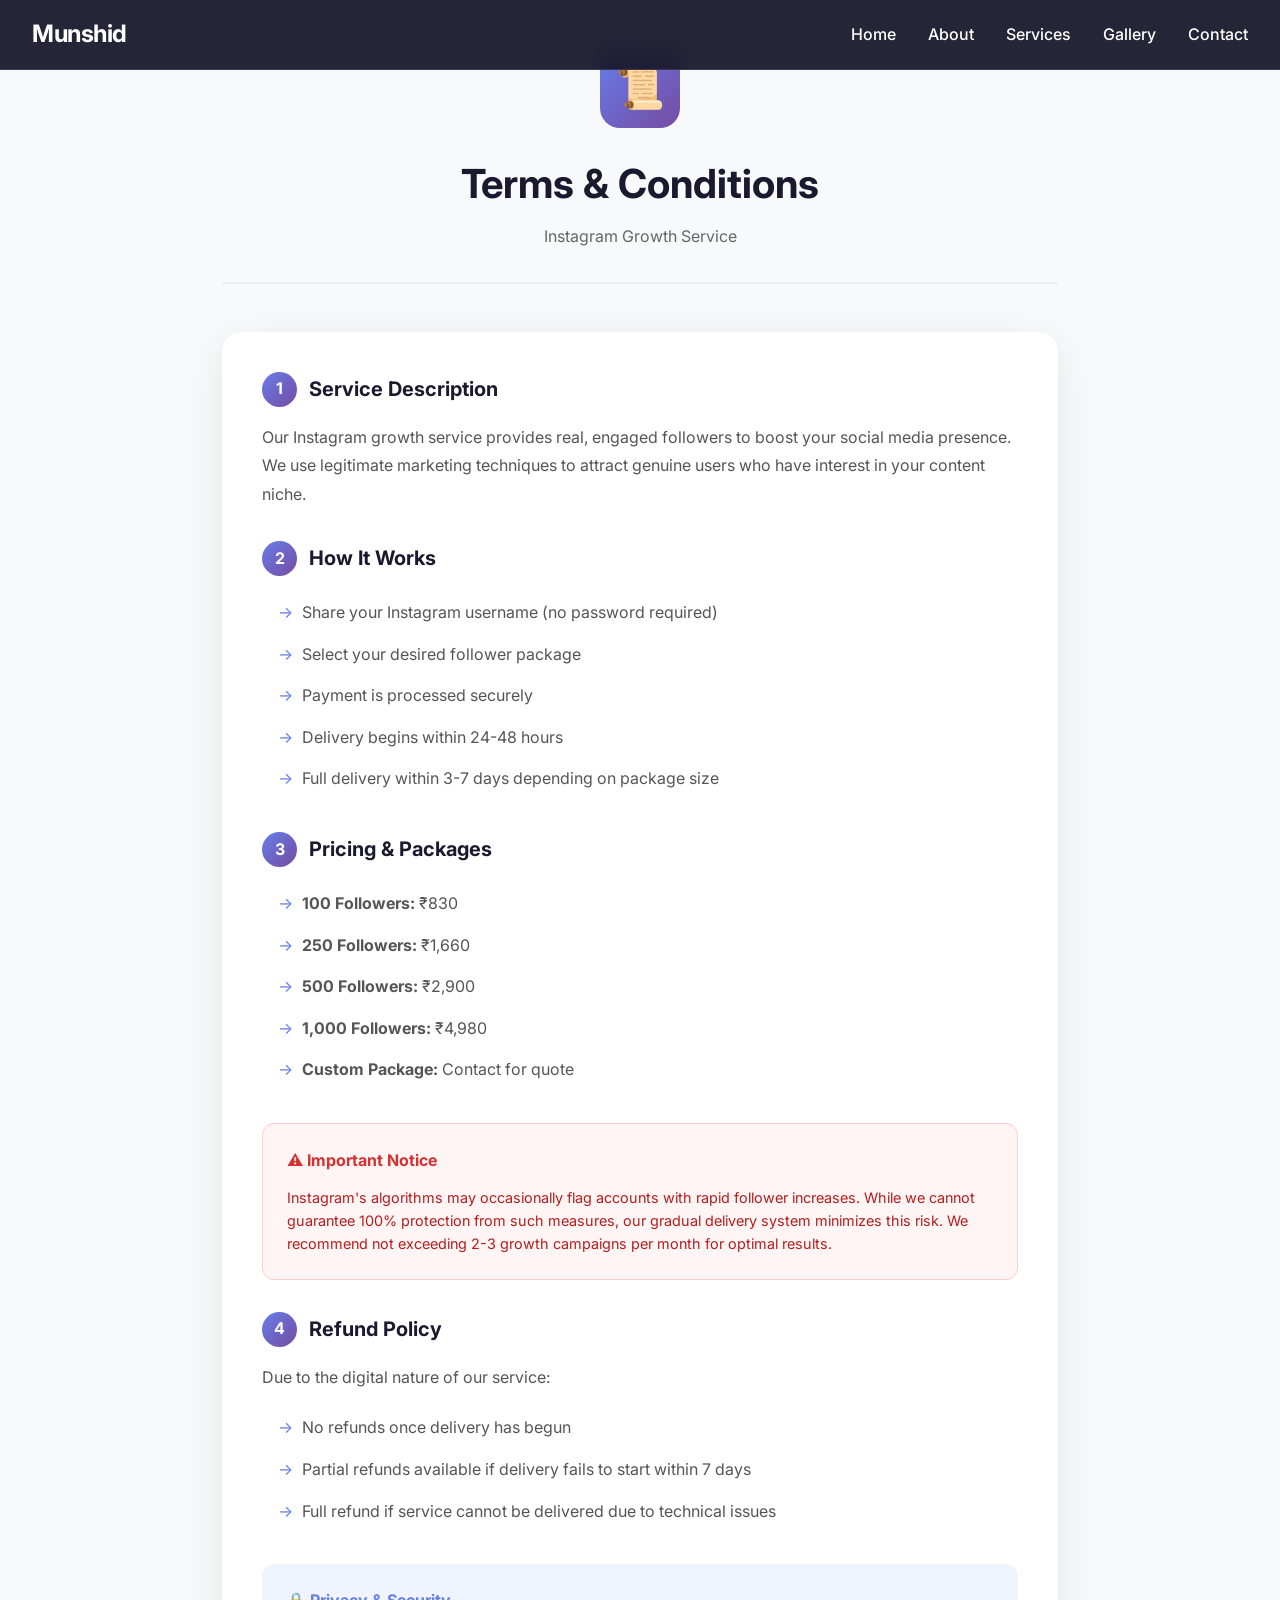
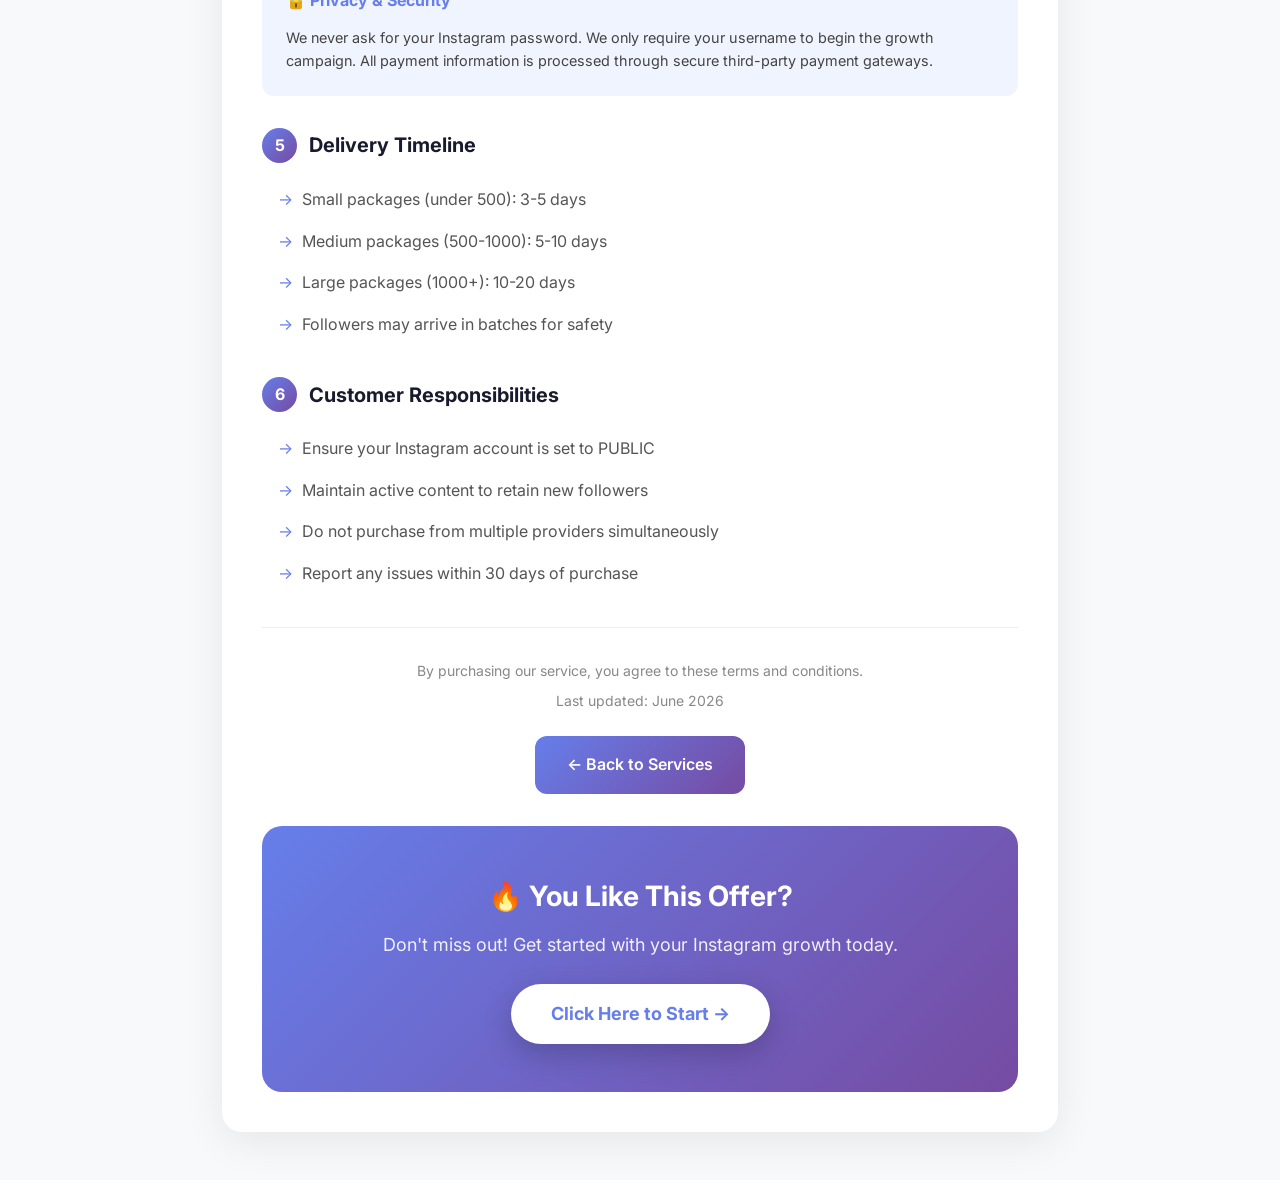
<file: terms.html>
<!DOCTYPE html>
<html lang="en">
<head>
  <meta charset="UTF-8">
  <meta name="viewport" content="width=device-width, initial-scale=1.0">
  <title>Terms & Conditions | Munshid</title>
  <link rel="stylesheet" href="css/style.css">
  <link href="https://fonts.googleapis.com/css2?family=Inter:wght@300;400;500;600;700;800&display=swap" rel="stylesheet">
  <style>
    * {
      margin: 0;
      padding: 0;
      box-sizing: border-box;
    }

    body {
      font-family: 'Inter', sans-serif;
      background: #f8f9fa;
      overflow-x: hidden;
    }

    /* Navigation */
    .nav {
      background: rgba(26, 26, 46, 0.95);
      padding: 1rem 2rem;
      display: flex;
      justify-content: space-between;
      align-items: center;
      border-bottom: 1px solid rgba(255,255,255,0.1);
    }

    .nav-logo {
      color: white;
      font-size: 1.5rem;
      font-weight: 700;
      text-decoration: none;
    }

    .nav-links {
      display: flex;
      gap: 2rem;
      list-style: none;
    }

    .nav-links a {
      color: white;
      text-decoration: none;
      font-weight: 500;
      transition: color 0.3s ease;
    }

    .nav-links a:hover,
    .nav-links a.active {
      color: #667eea;
    }

    .nav-toggle {
      display: none;
      flex-direction: column;
      gap: 5px;
      cursor: pointer;
      padding: 10px;
    }

    .nav-toggle span {
      width: 25px;
      height: 3px;
      background: white;
      border-radius: 2px;
    }

    /* Page Content */
    .terms-container {
      max-width: 900px;
      margin: 0 auto;
      padding: 3rem 2rem;
    }

    .terms-header {
      text-align: center;
      margin-bottom: 3rem;
      padding-bottom: 2rem;
      border-bottom: 2px solid #eee;
    }

    .terms-icon {
      width: 80px;
      height: 80px;
      background: linear-gradient(135deg, #667eea 0%, #764ba2 100%);
      border-radius: 20px;
      display: flex;
      align-items: center;
      justify-content: center;
      font-size: 2.5rem;
      margin: 0 auto 1.5rem;
    }

    .terms-header h1 {
      font-size: 2.5rem;
      color: #1a1a2e;
      margin-bottom: 0.5rem;
    }

    .terms-header p {
      color: #666;
      font-size: 1rem;
    }

    .terms-card {
      background: white;
      border-radius: 20px;
      padding: 2.5rem;
      box-shadow: 0 10px 40px rgba(0, 0, 0, 0.08);
    }

    .terms-section {
      margin-bottom: 2rem;
    }

    .terms-section:last-child {
      margin-bottom: 0;
    }

    .terms-section h2 {
      font-size: 1.25rem;
      color: #1a1a2e;
      margin-bottom: 1rem;
      display: flex;
      align-items: center;
      gap: 0.75rem;
    }

    .terms-section h2 .number {
      width: 35px;
      height: 35px;
      background: linear-gradient(135deg, #667eea 0%, #764ba2 100%);
      border-radius: 50%;
      display: flex;
      align-items: center;
      justify-content: center;
      color: white;
      font-size: 1rem;
    }

    .terms-section p {
      color: #555;
      line-height: 1.8;
      margin-bottom: 1rem;
    }

    .terms-section ul {
      list-style: none;
      margin-left: 1rem;
    }

    .terms-section li {
      color: #555;
      padding: 0.5rem 0;
      padding-left: 1.5rem;
      position: relative;
      line-height: 1.6;
    }

    .terms-section li::before {
      content: '→';
      position: absolute;
      left: 0;
      color: #667eea;
    }

    .terms-warning {
      background: #fff5f5;
      border: 1px solid #ffcccc;
      border-radius: 12px;
      padding: 1.5rem;
      margin: 2rem 0;
    }

    .terms-warning h3 {
      color: #d63031;
      font-size: 1rem;
      margin-bottom: 0.75rem;
      display: flex;
      align-items: center;
      gap: 0.5rem;
    }

    .terms-warning p {
      color: #b71c1c;
      font-size: 0.9rem;
    }

    .terms-info {
      background: #f0f4ff;
      border-radius: 12px;
      padding: 1.5rem;
      margin: 2rem 0;
    }

    .terms-info h3 {
      color: #667eea;
      font-size: 1rem;
      margin-bottom: 0.75rem;
    }

    .terms-info p {
      color: #444;
      font-size: 0.9rem;
    }

    .terms-footer {
      text-align: center;
      margin-top: 2rem;
      padding-top: 2rem;
      border-top: 1px solid #eee;
    }

    .terms-footer p {
      color: #888;
      font-size: 0.875rem;
    }

    .btn-back {
      display: inline-flex;
      align-items: center;
      gap: 0.5rem;
      padding: 1rem 2rem;
      background: linear-gradient(135deg, #667eea 0%, #764ba2 100%);
      color: white;
      text-decoration: none;
      border-radius: 12px;
      font-weight: 600;
      margin-top: 1.5rem;
      transition: all 0.3s ease;
    }

    .btn-back:hover {
      transform: translateY(-3px);
      box-shadow: 0 15px 30px rgba(102, 126, 234, 0.4);
    }

    @media (max-width: 768px) {
      .nav-links {
        display: none;
      }

      .nav-toggle {
        display: flex;
      }

      .terms-container {
        padding: 2rem 1rem;
      }

      .terms-card {
        padding: 1.5rem;
      }

      .terms-header h1 {
        font-size: 1.75rem;
      }
    }
  </style>
</head>
<body>
  <!-- Navigation -->
  <nav class="nav">
    <a href="index.html" class="nav-logo">Munshid</a>
    <div class="nav-toggle" onclick="this.classList.toggle('active')">
      <span></span>
      <span></span>
      <span></span>
    </div>
    <ul class="nav-links">
      <li><a href="index.html">Home</a></li>
      <li><a href="about.html">About</a></li>
      <li><a href="services.html">Services</a></li>
      <li><a href="gallery.html">Gallery</a></li>
      <li><a href="contact.html">Contact</a></li>
    </ul>
  </nav>

  <!-- Terms Content -->
  <div class="terms-container">
    <div class="terms-header">
      <div class="terms-icon">📜</div>
      <h1>Terms & Conditions</h1>
      <p>Instagram Growth Service</p>
    </div>

    <div class="terms-card">
      <div class="terms-section">
        <h2><span class="number">1</span> Service Description</h2>
        <p>Our Instagram growth service provides real, engaged followers to boost your social media presence. We use legitimate marketing techniques to attract genuine users who have interest in your content niche.</p>
      </div>

      <div class="terms-section">
        <h2><span class="number">2</span> How It Works</h2>
        <ul>
          <li>Share your Instagram username (no password required)</li>
          <li>Select your desired follower package</li>
          <li>Payment is processed securely</li>
          <li>Delivery begins within 24-48 hours</li>
          <li>Full delivery within 3-7 days depending on package size</li>
        </ul>
      </div>

      <div class="terms-section">
        <h2><span class="number">3</span> Pricing & Packages</h2>
        <ul>
          <li><strong>100 Followers:</strong> ₹830</li>
          <li><strong>250 Followers:</strong> ₹1,660</li>
          <li><strong>500 Followers:</strong> ₹2,900</li>
          <li><strong>1,000 Followers:</strong> ₹4,980</li>
          <li><strong>Custom Package:</strong> Contact for quote</li>
        </ul>
      </div>

      <div class="terms-warning">
        <h3>⚠️ Important Notice</h3>
        <p>Instagram's algorithms may occasionally flag accounts with rapid follower increases. While we cannot guarantee 100% protection from such measures, our gradual delivery system minimizes this risk. We recommend not exceeding 2-3 growth campaigns per month for optimal results.</p>
      </div>

      <div class="terms-section">
        <h2><span class="number">4</span> Refund Policy</h2>
        <p>Due to the digital nature of our service:</p>
        <ul>
          <li>No refunds once delivery has begun</li>
          <li>Partial refunds available if delivery fails to start within 7 days</li>
          <li>Full refund if service cannot be delivered due to technical issues</li>
        </ul>
      </div>

      <div class="terms-info">
        <h3>🔒 Privacy & Security</h3>
        <p>We never ask for your Instagram password. We only require your username to begin the growth campaign. All payment information is processed through secure third-party payment gateways.</p>
      </div>

      <div class="terms-section">
        <h2><span class="number">5</span> Delivery Timeline</h2>
        <ul>
          <li>Small packages (under 500): 3-5 days</li>
          <li>Medium packages (500-1000): 5-10 days</li>
          <li>Large packages (1000+): 10-20 days</li>
          <li>Followers may arrive in batches for safety</li>
        </ul>
      </div>

      <div class="terms-section">
        <h2><span class="number">6</span> Customer Responsibilities</h2>
        <ul>
          <li>Ensure your Instagram account is set to PUBLIC</li>
          <li>Maintain active content to retain new followers</li>
          <li>Do not purchase from multiple providers simultaneously</li>
          <li>Report any issues within 30 days of purchase</li>
        </ul>
      </div>

      <div class="terms-footer">
        <p>By purchasing our service, you agree to these terms and conditions.</p>
        <p style="margin-top: 0.5rem;">Last updated: June 2026</p>
        <a href="services.html" class="btn-back">← Back to Services</a>
      </div>

      <!-- Special Offer CTA -->
      <div style="background: linear-gradient(135deg, #667eea 0%, #764ba2 100%); border-radius: 20px; padding: 3rem; text-align: center; margin-top: 2rem;">
        <h2 style="color: white; font-size: 1.75rem; margin-bottom: 0.75rem;">🔥 You Like This Offer?</h2>
        <p style="color: rgba(255,255,255,0.9); font-size: 1.125rem; margin-bottom: 1.5rem;">Don't miss out! Get started with your Instagram growth today.</p>
        <a href="order.html" style="display: inline-block; padding: 1rem 2.5rem; background: white; color: #667eea; text-decoration: none; border-radius: 50px; font-weight: 700; font-size: 1.125rem; transition: all 0.3s ease; box-shadow: 0 10px 30px rgba(0,0,0,0.2);">
          Click Here to Start →
        </a>
      </div>
    </div>
  </div>
</body>
</html>
</file>
<file: css/style.css>
/* ============================================
   Personal Website - Shared Styles
   Light Theme, Clean & Modern
   ============================================ */

/* CSS Reset & Base */
*, *::before, *::after {
  margin: 0;
  padding: 0;
  box-sizing: border-box;
}

:root {
  /* Color Palette - Black & White Theme */
  --bg-primary: #ffffff;
  --bg-secondary: #f5f5f5;
  --bg-tertiary: #e0e0e0;
  --text-primary: #000000;
  --text-secondary: #333333;
  --text-muted: #666666;
  --accent: #000000;
  --accent-secondary: #000000;
  --accent-hover: #333333;
  --border: #cccccc;

  /* Spacing */
  --spacing-xs: 0.25rem;
  --spacing-sm: 0.5rem;
  --spacing-md: 1rem;
  --spacing-lg: 1.5rem;
  --spacing-xl: 2rem;
  --spacing-2xl: 3rem;

  /* Typography */
  --font-family: 'Garamond', 'Times New Roman', Georgia, serif;
  --font-size-sm: 0.875rem;
  --font-size-base: 1rem;
  --font-size-lg: 1.125rem;
  --font-size-xl: 1.5rem;
  --font-size-2xl: 2rem;
  --font-size-3xl: 2.5rem;

  /* Layout */
  --max-width: 1200px;
  --nav-height: 70px;

  /* Transitions */
  --transition-fast: 150ms ease;
  --transition-normal: 300ms ease;
}

html {
  scroll-behavior: smooth;
}

body {
  font-family: var(--font-family);
  font-size: var(--font-size-base);
  line-height: 1.6;
  color: var(--text-primary);
  background-color: #eeeee9;
  min-height: 100vh;
  display: flex;
  flex-direction: column;
}

/* ============================================
   Navigation
   ============================================ */
.nav {
  position: fixed;
  top: 0;
  left: 0;
  right: 0;
  height: var(--nav-height);
  background: rgba(255, 255, 255, 0.95);
  backdrop-filter: blur(10px);
  border-bottom: 1px solid var(--border);
  z-index: 1000;
  display: flex;
  align-items: center;
  justify-content: space-between;
  padding: 0 var(--spacing-xl);
}

.nav-logo {
  font-size: var(--font-size-xl);
  font-weight: 700;
  color: var(--text-primary);
  text-decoration: none;
  letter-spacing: -0.5px;
}

.nav-links {
  display: flex;
  gap: var(--spacing-xl);
  list-style: none;
}

.nav-links a {
  color: var(--text-secondary);
  text-decoration: none;
  font-weight: 500;
  transition: color var(--transition-fast);
  position: relative;
}

.nav-links a:hover,
.nav-links a.active {
  color: var(--accent);
}

.nav-links a.active::after {
  content: '';
  position: absolute;
  bottom: -4px;
  left: 0;
  right: 0;
  height: 2px;
  background: var(--accent);
  border-radius: 2px;
}

.nav-links .btn {
  background: white;
  color: black;
  border: 2px solid black;
}

.nav-links .btn:hover {
  background: black;
  color: white;
}

.nav-toggle {
  display: none;
  flex-direction: column;
  gap: 5px;
  cursor: pointer;
  padding: var(--spacing-sm);
}

.nav-toggle span {
  width: 25px;
  height: 3px;
  background: var(--text-primary);
  border-radius: 2px;
  transition: var(--transition-fast);
}

/* Mobile Navigation */
@media (max-width: 768px) {
  .nav-toggle {
    display: flex;
  }

  .nav-links {
    position: absolute;
    top: var(--nav-height);
    left: 0;
    right: 0;
    background: var(--bg-primary);
    flex-direction: column;
    padding: var(--spacing-lg);
    gap: var(--spacing-lg);
    border-bottom: 1px solid var(--border);
    display: none;
  }

  .nav-links.active {
    display: flex;
  }

  /* Hero - Mobile */
  .hero {
    padding: var(--spacing-lg);
    min-height: auto;
    padding-top: calc(var(--nav-height) + var(--spacing-xl));
    padding-bottom: var(--spacing-xl);
  }

  .hero-content {
    text-align: center !important;
  }

  .hero-title {
    font-size: clamp(2rem, 10vw, 3rem) !important;
  }

  .hero-subtitle {
    font-size: 1.1rem !important;
  }

  .typing-text {
    font-size: 1.25rem !important;
  }

  .hero-description {
    font-size: 1.1rem !important;
  }

  .hero-buttons {
    flex-direction: column;
    width: 100%;
  }

  .hero-buttons .btn {
    width: 100%;
  }

  .hero img {
    max-width: 200px !important;
  }

  /* Page Header - Mobile */
  .page-header {
    padding: var(--spacing-xl) 0;
  }

  .page-title {
    font-size: 1.5rem;
  }

  /* Sections - Mobile */
  .section {
    padding: var(--spacing-xl) 0;
  }

  /* Cards */
  .card {
    padding: var(--spacing-lg);
  }

  /* Forms */
  .form-group input,
  .form-group textarea {
    font-size: 16px;
  }

  /* Footer */
  .footer-links {
    flex-wrap: wrap;
    gap: var(--spacing-md);
  }

  /* Projects grid */
  .project-image {
    height: 150px;
    font-size: 2rem;
  }

  /* Contact */
  .contact-item {
    flex-wrap: wrap;
  }

  /* Login box */
  .login-box {
    padding: var(--spacing-lg);
    margin: var(--spacing-md);
  }

  .login-box h2 {
    font-size: 1.5rem;
  }
}

/* Tablet */
@media (max-width: 1024px) and (min-width: 769px) {
  .hero {
    padding: var(--spacing-lg);
  }

  .hero img {
    max-width: 250px !important;
  }
}

/* ============================================
   Layout
   ============================================ */
.main {
  flex: 1;
  margin-top: var(--nav-height);
}

.container {
  max-width: var(--max-width);
  margin: 0 auto;
  padding: 0 var(--spacing-xl);
}

.section {
  padding: var(--spacing-2xl) 0;
}

.section-title {
  font-size: var(--font-size-2xl);
  font-weight: 700;
  margin-bottom: var(--spacing-xl);
  color: var(--text-primary);
}

/* ============================================
   Hero Section (Homepage)
   ============================================ */
.hero {
  min-height: calc(100vh - var(--nav-height));
  display: flex;
  align-items: center;
  justify-content: center;
  text-align: center;
  background: transparent;
  padding: 0;
}

.hero-content {
  max-width: 800px;
}

.hero-subtitle {
  font-size: 1.5rem;
  color: #000000;
  font-weight: 600;
  margin-bottom: var(--spacing-md);
  text-transform: uppercase;
  letter-spacing: 2px;
}

.hero-title {
  font-size: clamp(3rem, 8vw, 5rem);
  font-weight: 800;
  line-height: 1.1;
  margin-bottom: var(--spacing-lg);
  color: #000000;
  background: linear-gradient(90deg, #000000 0%, #333333 50%, #000000 100%);
  background-size: 200% auto;
  -webkit-background-clip: text;
  background-clip: text;
  -webkit-text-fill-color: transparent;
  animation: shine 3s linear infinite;
}

@keyframes shine {
  to {
    background-position: 200% center;
  }
}

.hero-description {
  font-size: 1.5rem;
  color: #333333;
  margin-bottom: var(--spacing-xl);
  max-width: 600px;
  margin-left: auto;
  margin-right: auto;
}

.hero-buttons {
  display: flex;
  gap: var(--spacing-md);
  justify-content: center;
  flex-wrap: wrap;
}

/* ============================================
   Buttons
   ============================================ */
.btn {
  display: inline-flex;
  align-items: center;
  justify-content: center;
  gap: var(--spacing-sm);
  padding: var(--spacing-md) var(--spacing-xl);
  font-size: var(--font-size-base);
  font-weight: 600;
  text-decoration: none;
  border-radius: 8px;
  transition: all var(--transition-fast);
  cursor: pointer;
  border: none;
}

.btn-primary {
  background: var(--accent);
  color: white;
}

.btn-primary:hover {
  background: var(--accent-hover);
  transform: translateY(-2px);
  box-shadow: 0 4px 12px rgba(0, 0, 0, 0.2);
}

.btn-secondary {
  background: transparent;
  color: var(--text-primary);
  border: 2px solid var(--border);
}

.btn-secondary:hover {
  border-color: var(--accent);
  color: var(--accent);
  background: var(--accent);
  color: white;
}

/* ============================================
   Cards
   ============================================ */
.card {
  background: var(--bg-primary);
  border: 1px solid var(--border);
  border-radius: 12px;
  padding: var(--spacing-xl);
  transition: all var(--transition-normal);
}

.card:hover {
  transform: translateY(-4px);
  box-shadow: 0 8px 24px rgba(0, 0, 0, 0.08);
}

.card-title {
  font-size: var(--font-size-xl);
  font-weight: 600;
  margin-bottom: var(--spacing-sm);
  color: var(--text-primary);
}

.card-description {
  color: var(--text-secondary);
  margin-bottom: var(--spacing-md);
}

.card-link {
  color: var(--accent);
  text-decoration: none;
  font-weight: 500;
}

.card-link:hover {
  text-decoration: underline;
}

/* ============================================
   Grid Layouts
   ============================================ */
.grid {
  display: grid;
  gap: var(--spacing-xl);
}

.grid-2 {
  grid-template-columns: repeat(auto-fit, minmax(300px, 1fr));
}

.grid-3 {
  grid-template-columns: repeat(auto-fit, minmax(280px, 1fr));
}

/* ============================================
   Footer
   ============================================ */
.footer {
  background: var(--bg-secondary);
  padding: var(--spacing-xl) 0;
  text-align: center;
  border-top: 1px solid var(--border);
}

.footer-text {
  color: var(--text-muted);
  font-size: var(--font-size-sm);
}

.footer-links {
  display: flex;
  gap: var(--spacing-lg);
  justify-content: center;
  margin-top: var(--spacing-md);
}

.footer-links a {
  color: var(--text-secondary);
  text-decoration: none;
  transition: color var(--transition-fast);
}

.footer-links a:hover {
  color: var(--accent);
}

/* ============================================
   Page Header
   ============================================ */
.page-header {
  background: var(--bg-secondary);
  padding: var(--spacing-2xl) 0;
  text-align: center;
}

.page-title {
  font-size: var(--font-size-2xl);
  font-weight: 700;
  margin-bottom: var(--spacing-sm);
}

.page-description {
  color: var(--text-secondary);
  max-width: 600px;
  margin: 0 auto;
}

/* ============================================
   About Page
   ============================================ */
.about-content {
  display: grid;
  grid-template-columns: 1fr 1fr;
  gap: var(--spacing-2xl);
  align-items: start;
}

.about-image {
  width: 100%;
  aspect-ratio: 1;
  background: var(--bg-tertiary);
  border-radius: 12px;
  display: flex;
  align-items: center;
  justify-content: center;
  font-size: 4rem;
  color: var(--text-muted);
}

.about-text h3 {
  font-size: var(--font-size-xl);
  margin-bottom: var(--spacing-md);
  margin-top: var(--spacing-xl);
}

.about-text h3:first-child {
  margin-top: 0;
}

.about-text p {
  color: var(--text-secondary);
  margin-bottom: var(--spacing-md);
}

.skills-list {
  display: flex;
  flex-wrap: wrap;
  gap: var(--spacing-sm);
  list-style: none;
}

.skill-tag {
  background: var(--bg-tertiary);
  padding: var(--spacing-sm) var(--spacing-md);
  border-radius: 6px;
  font-size: var(--font-size-sm);
  font-weight: 500;
  color: var(--text-secondary);
}

@media (max-width: 768px) {
  .about-content {
    grid-template-columns: 1fr;
  }

  .about-image {
    max-width: 300px;
    margin: 0 auto;
  }
}

/* ============================================
   Projects Page
   ============================================ */
.project-card {
  display: flex;
  flex-direction: column;
}

.project-image {
  width: calc(100% + var(--spacing-xl) * 2);
  margin: calc(var(--spacing-xl) * -1);
  margin-bottom: var(--spacing-lg);
  height: 200px;
  background: var(--bg-tertiary);
  border-radius: 12px 12px 0 0;
  display: flex;
  align-items: center;
  justify-content: center;
  font-size: 3rem;
  color: var(--text-muted);
  margin-left: calc(var(--spacing-xl) * -1);
}

.project-tags {
  display: flex;
  flex-wrap: wrap;
  gap: var(--spacing-sm);
  margin-top: auto;
  padding-top: var(--spacing-md);
}

.project-tag {
  background: var(--bg-secondary);
  padding: var(--spacing-xs) var(--spacing-sm);
  border-radius: 4px;
  font-size: var(--font-size-sm);
  color: var(--text-muted);
}

/* ============================================
   Contact Page
   ============================================ */
.contact-content {
  display: grid;
  grid-template-columns: 1fr 1fr;
  gap: var(--spacing-2xl);
}

.contact-info {
  display: flex;
  flex-direction: column;
  gap: var(--spacing-lg);
}

.contact-item {
  display: flex;
  align-items: center;
  gap: var(--spacing-md);
}

.contact-icon {
  width: 48px;
  height: 48px;
  background: var(--bg-tertiary);
  border-radius: 12px;
  display: flex;
  align-items: center;
  justify-content: center;
  font-size: 1.25rem;
}

.contact-label {
  font-weight: 600;
  color: var(--text-primary);
}

.contact-value {
  color: var(--text-secondary);
  text-decoration: none;
}

.contact-value:hover {
  color: var(--accent);
}

.contact-form {
  display: flex;
  flex-direction: column;
  gap: var(--spacing-md);
}

.form-group {
  display: flex;
  flex-direction: column;
  gap: var(--spacing-sm);
}

.form-group label {
  font-weight: 500;
  color: var(--text-primary);
}

.form-group input,
.form-group textarea {
  padding: var(--spacing-md);
  border: 1px solid var(--border);
  border-radius: 8px;
  font-size: var(--font-size-base);
  font-family: inherit;
  background: var(--bg-primary);
  color: var(--text-primary);
  transition: border-color var(--transition-fast);
}

.form-group input:focus,
.form-group textarea:focus {
  outline: none;
  border-color: var(--accent);
}

.form-group textarea {
  min-height: 150px;
  resize: vertical;
}

@media (max-width: 768px) {
  .contact-content {
    grid-template-columns: 1fr;
  }
}

/* Typing Animation */
.typing-container {
  min-height: 2.5rem;
  margin-bottom: var(--spacing-lg);
}

.typing-text {
  font-size: 1.75rem;
  font-weight: 600;
  color: #333333;
  border-right: 3px solid #000000;
  padding-right: 5px;
  animation: blink 0.7s step-end infinite;
}

@keyframes blink {
  50% {
    border-color: transparent;
  }
}

/* Coming Soon Badge */
.coming-soon-badge {
  background: #dc143c;
  color: white;
  padding: 0.75rem 1.25rem;
  border-radius: 12px;
  display: flex;
  flex-direction: column;
  align-items: center;
  gap: 0.25rem;
  box-shadow: 0 4px 16px rgba(220, 20, 60, 0.4);
  animation: pulse 2s ease-in-out infinite;
  border: 2px solid #b0102e;
}

.badge-icon {
  font-size: 1.5rem;
}

.badge-text {
  font-size: 1rem;
  font-weight: 700;
  text-transform: uppercase;
  letter-spacing: 1px;
}

.badge-subtext {
  font-size: 0.875rem;
  font-weight: 500;
  opacity: 0.95;
}

@keyframes pulse {
  0%, 100% {
    box-shadow: 0 4px 16px rgba(220, 20, 60, 0.4);
    transform: scale(1);
  }
  50% {
    box-shadow: 0 6px 24px rgba(220, 20, 60, 0.6);
    transform: scale(1.03);
  }
}

/* Top minimal badge with smile emoji */
.top-badge {
  background: #dc143c;
  color: white;
  padding: 0.5rem 1rem;
  border-radius: 20px;
  display: inline-flex;
  align-items: center;
  gap: 0.5rem;
  font-size: 0.875rem;
  font-weight: 600;
  box-shadow: 0 2px 8px rgba(220, 20, 60, 0.3);
  border: 1px solid #b0102e;
}

.top-badge .smile {
  font-size: 1rem;
}

.top-badge-text {
  letter-spacing: 0.5px;
}

/* Maintenance Box */
.maintenance-box {
  background: #fff5f5;
  border: 2px solid #dc143c;
  border-left: 6px solid #dc143c;
  padding: 1.25rem 1.5rem;
  border-radius: 8px;
  margin: 1.5rem 0;
  max-width: 550px;
}

.maintenance-title {
  color: #dc143c;
  font-size: 1.5rem;
  font-weight: 700;
  margin-bottom: 0.75rem;
}

.maintenance-text {
  color: #333333;
  font-size: 1rem;
  line-height: 1.6;
  margin-bottom: 0.75rem;
}

.maintenance-text:last-child {
  margin-bottom: 0;
}

.maintenance-text strong {
  color: #dc143c;
}
</file>
